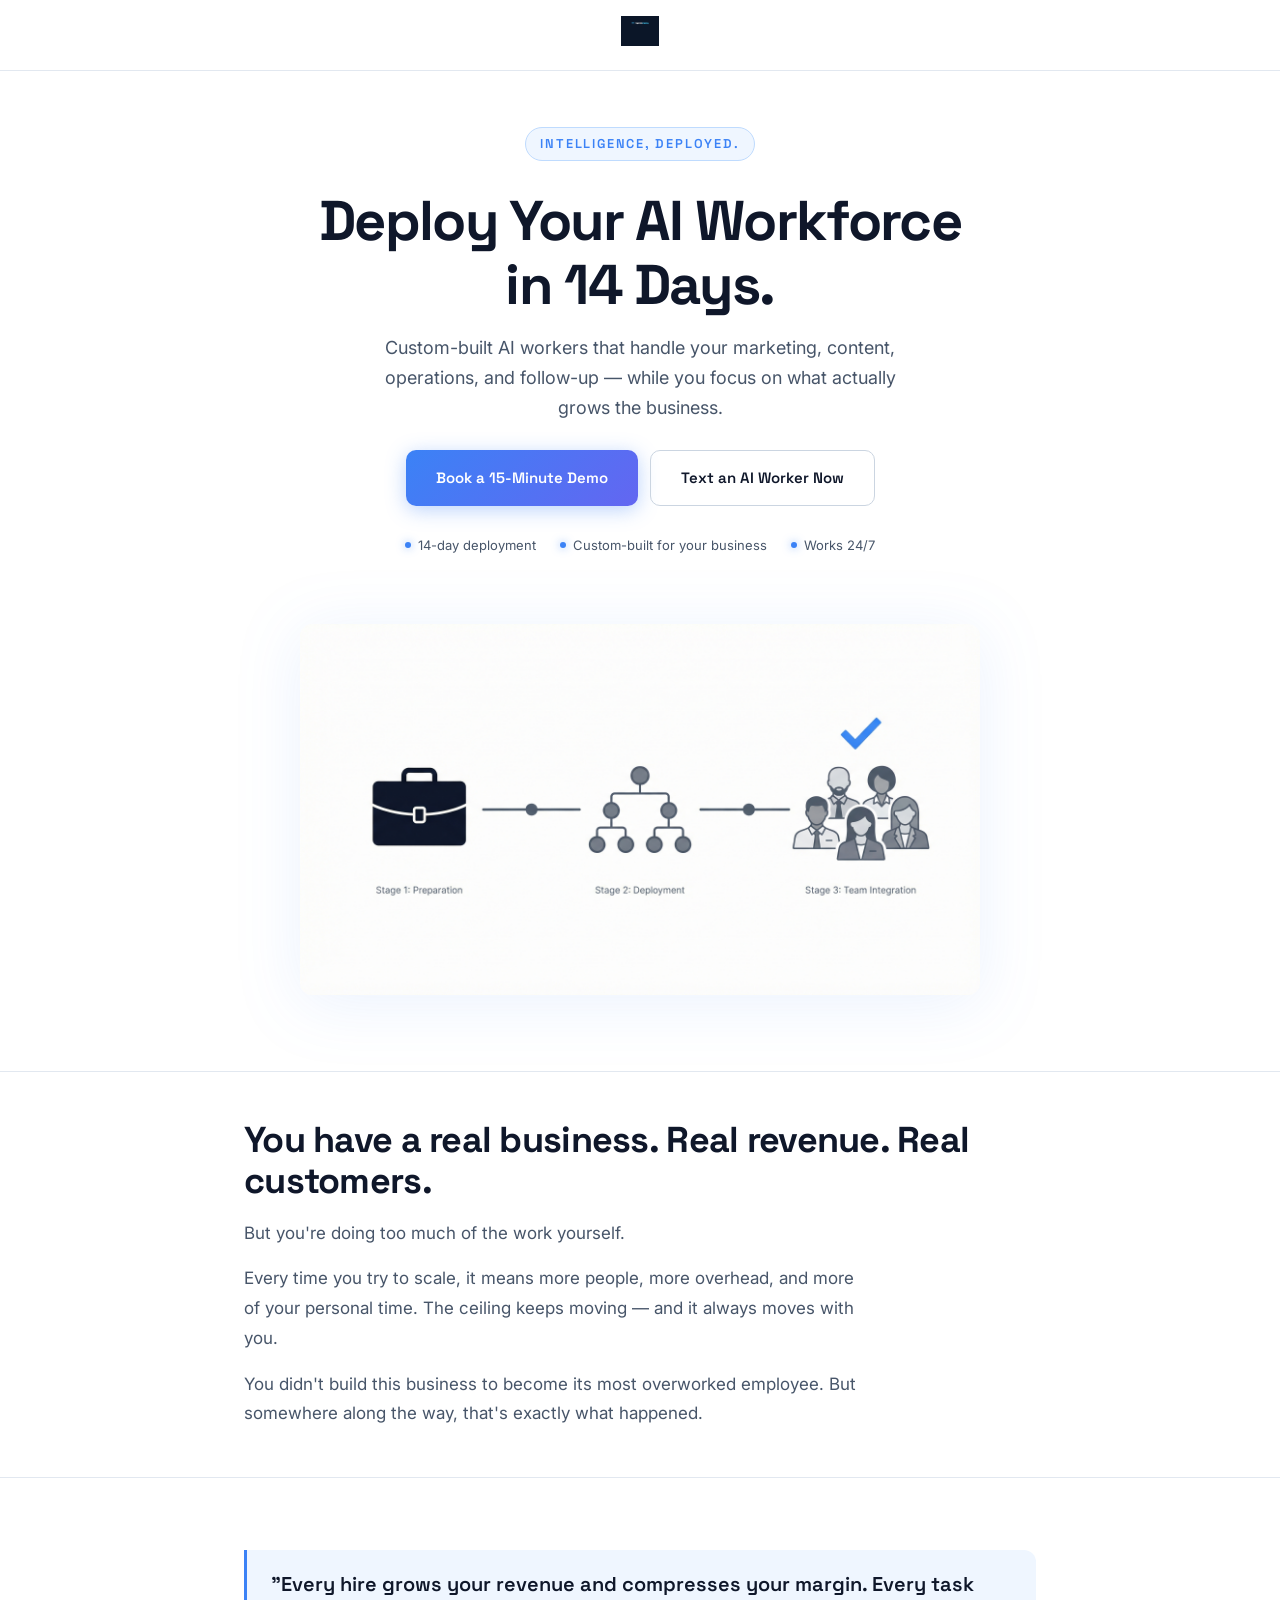
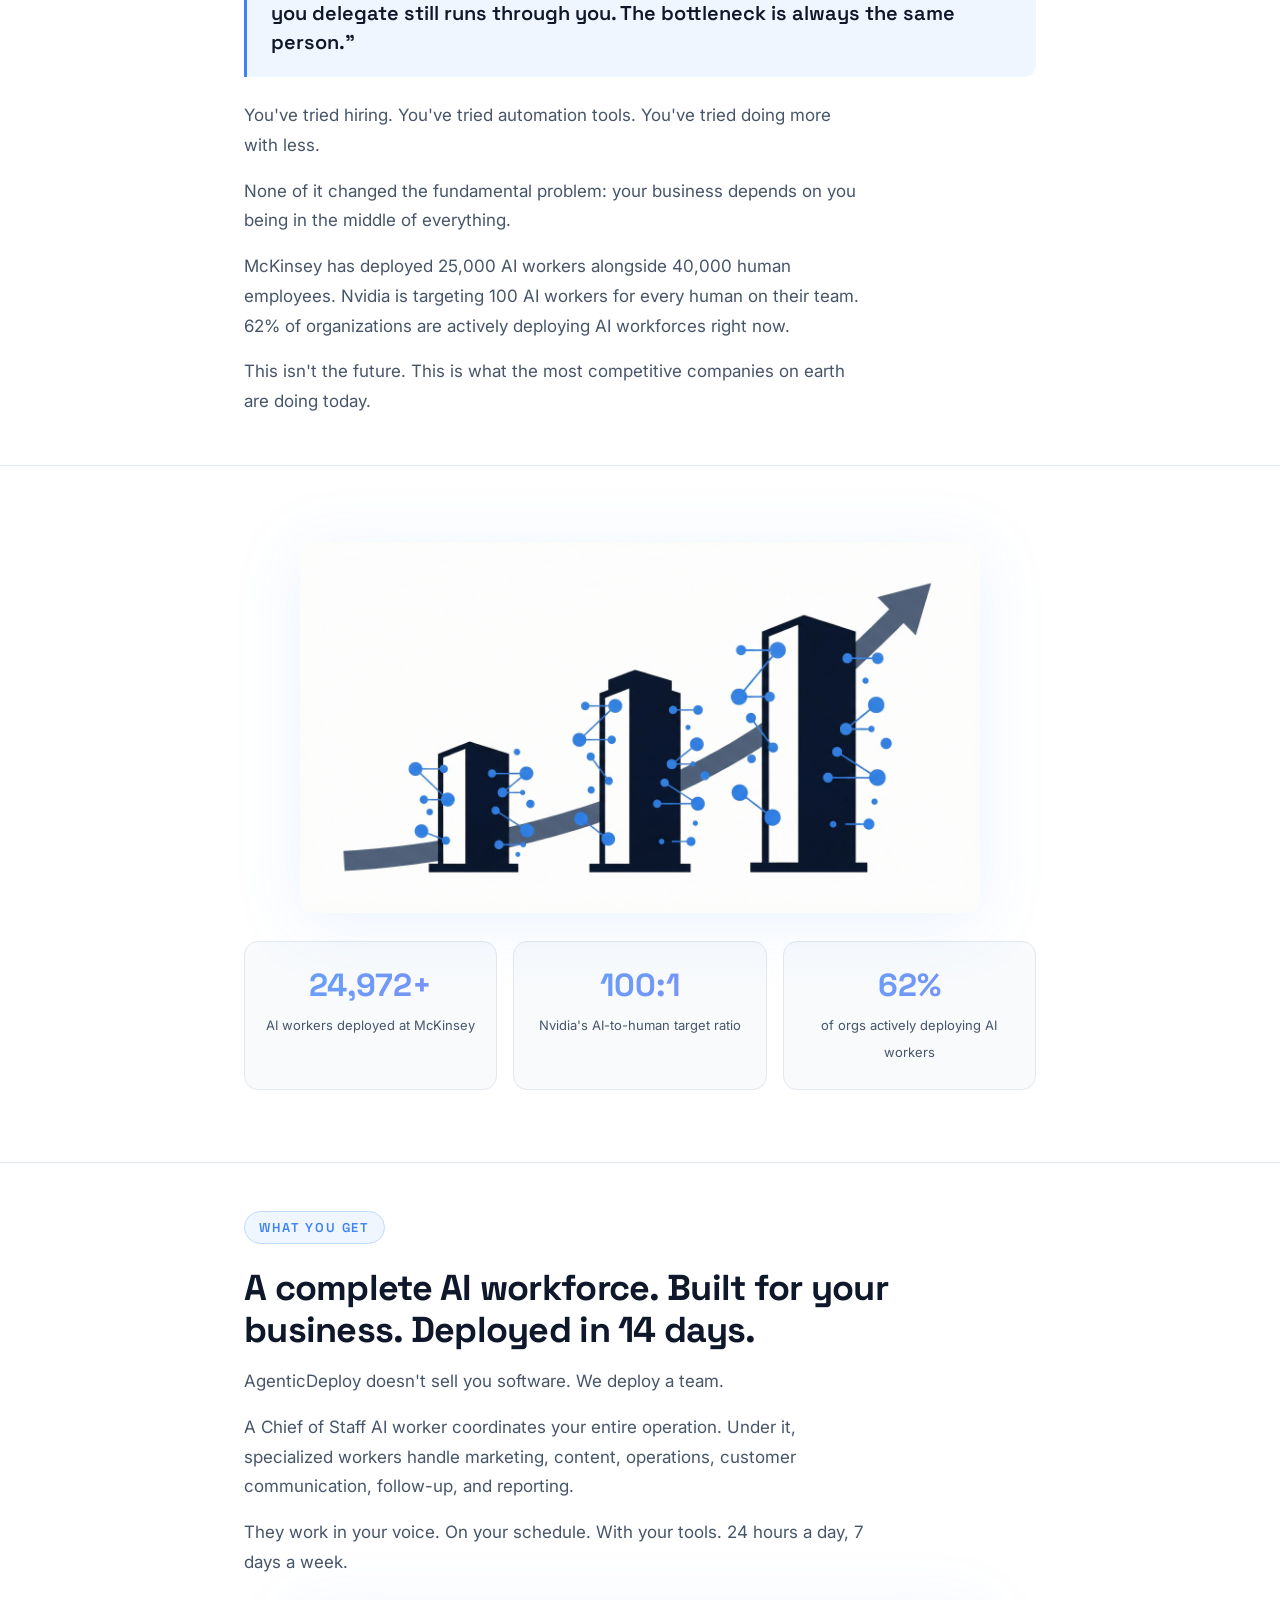
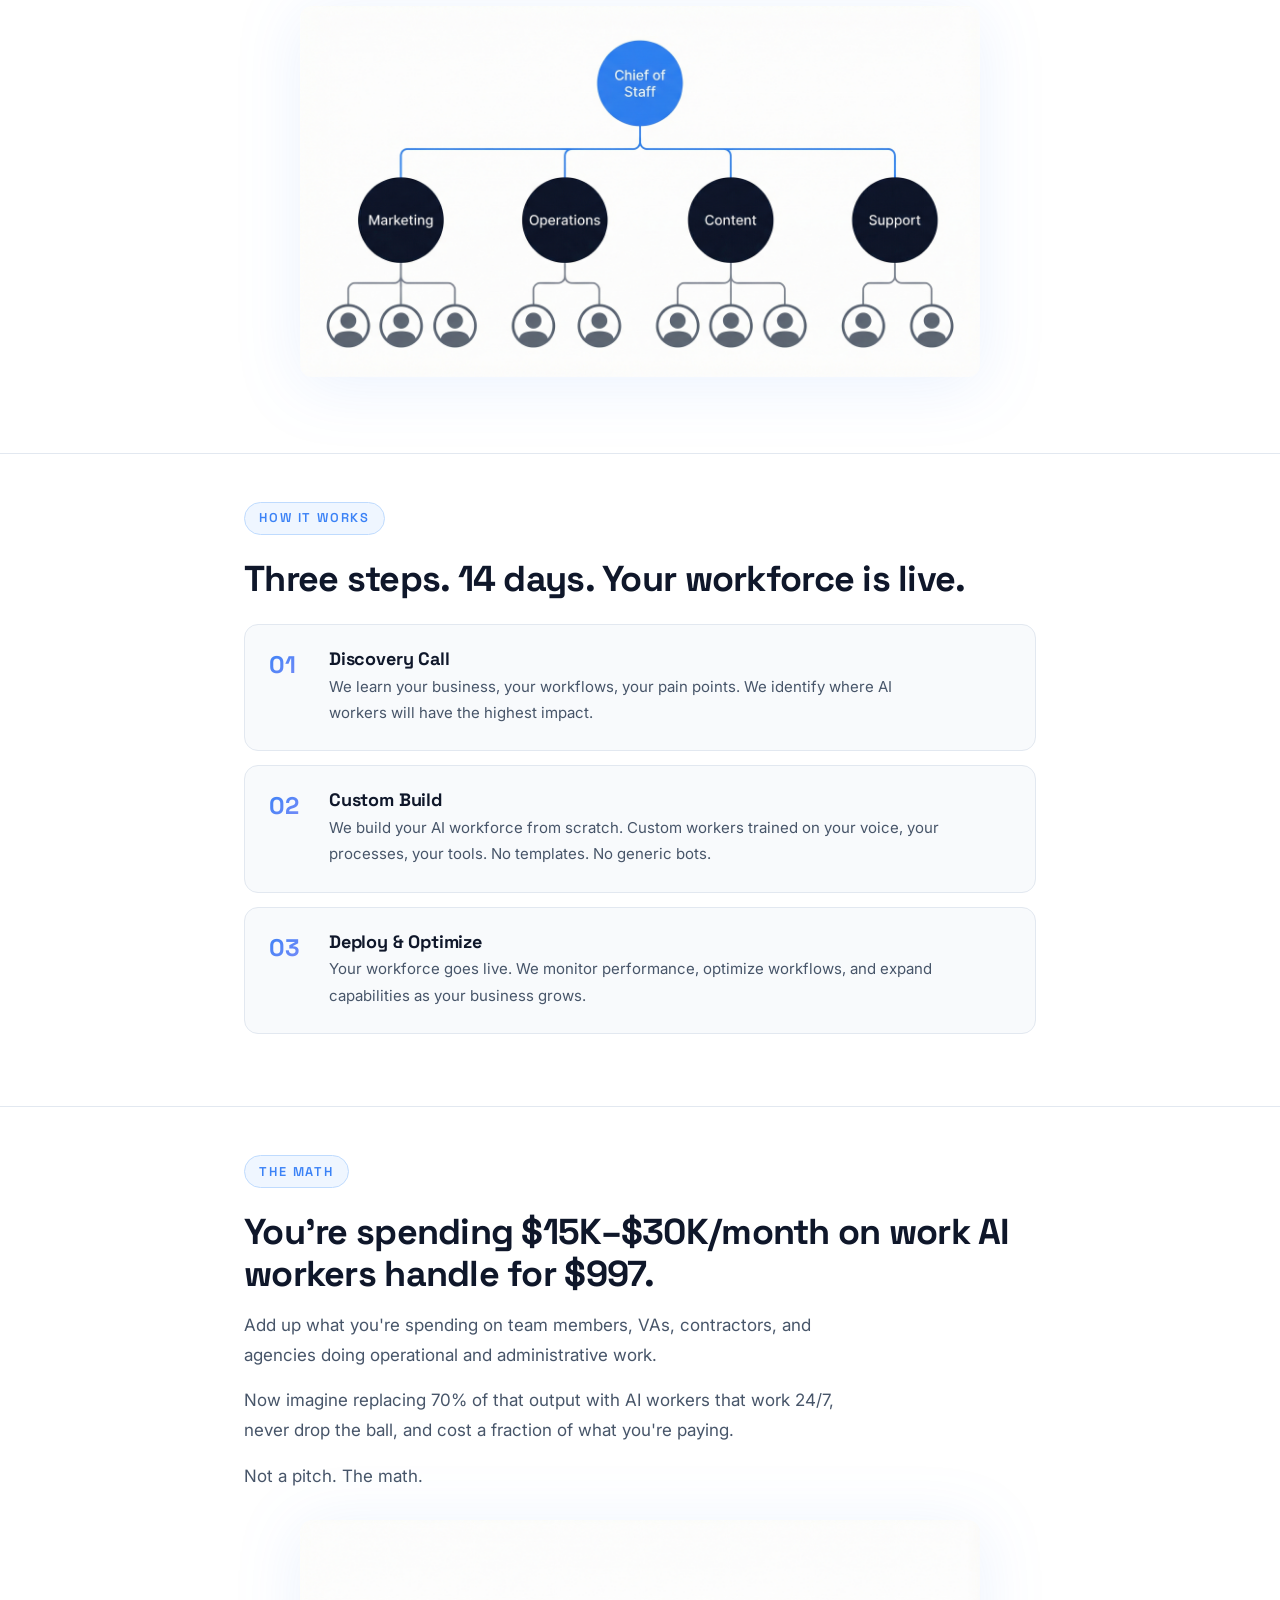
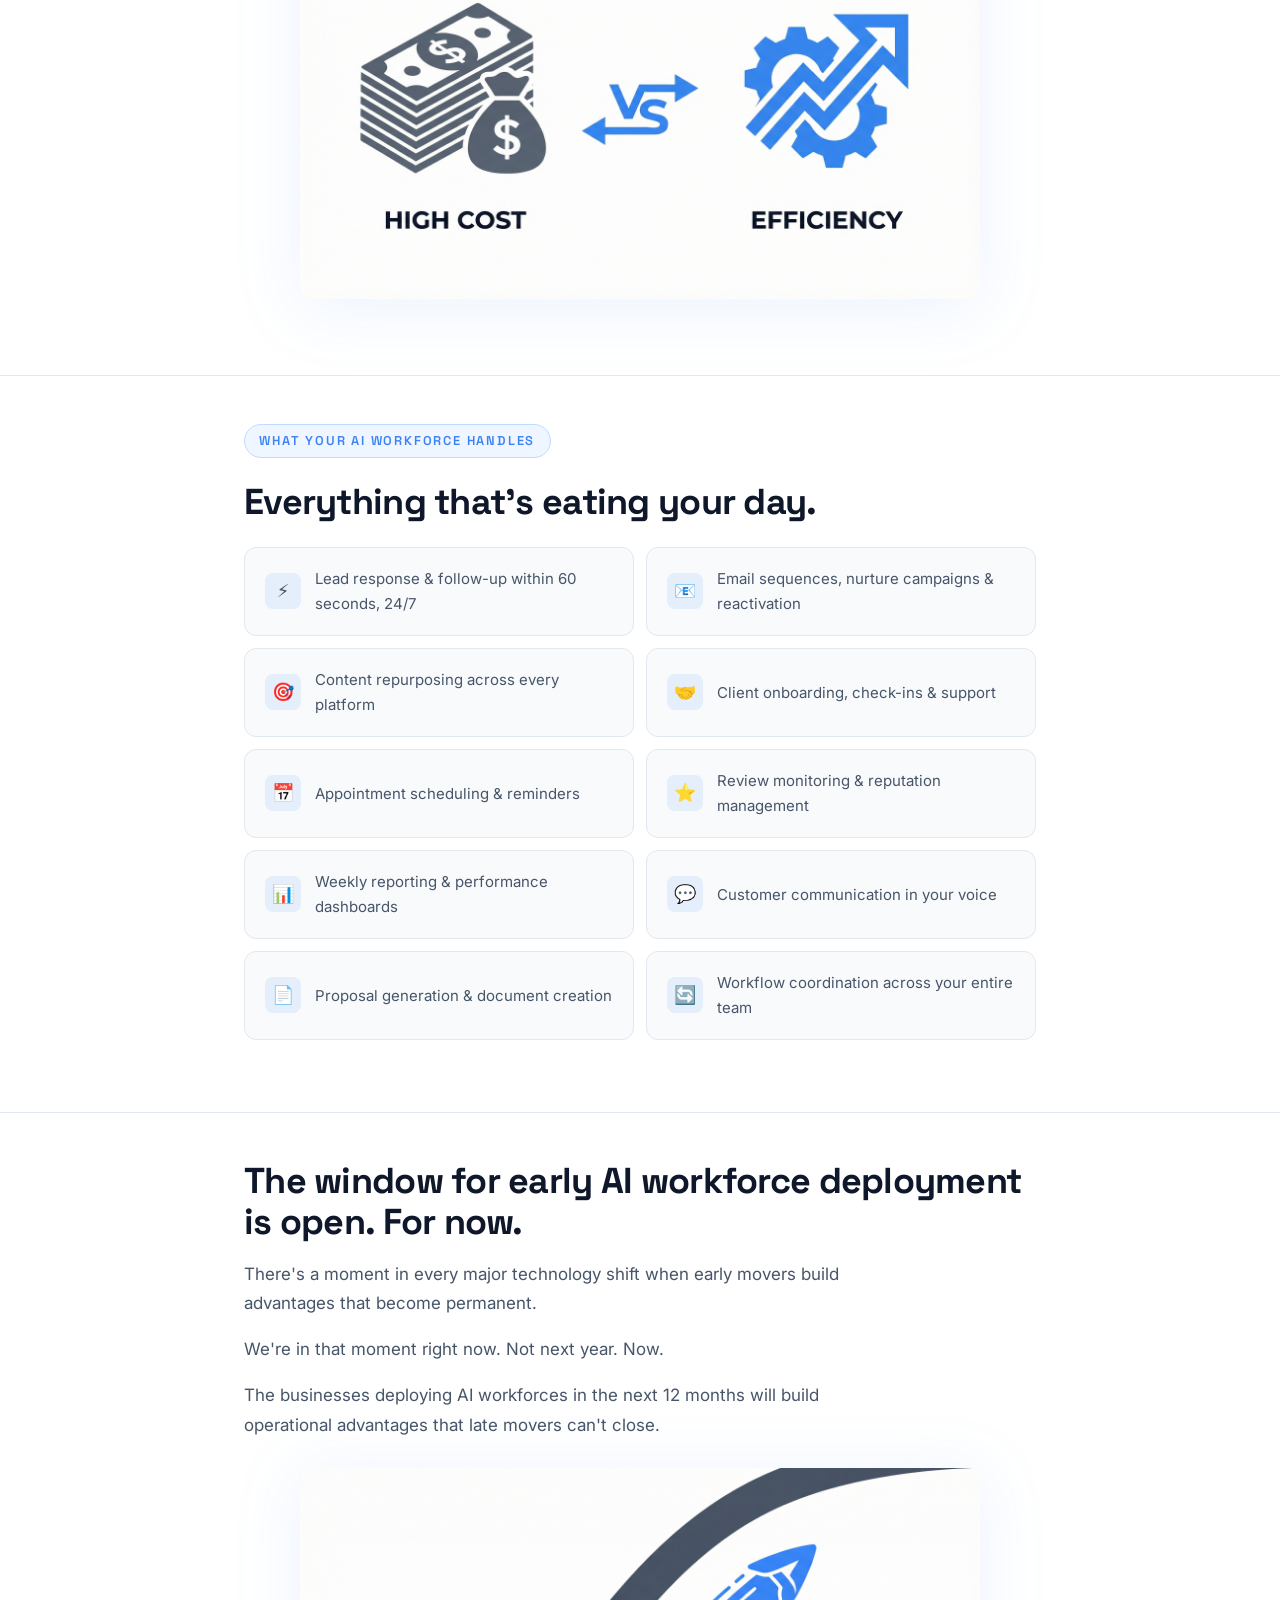
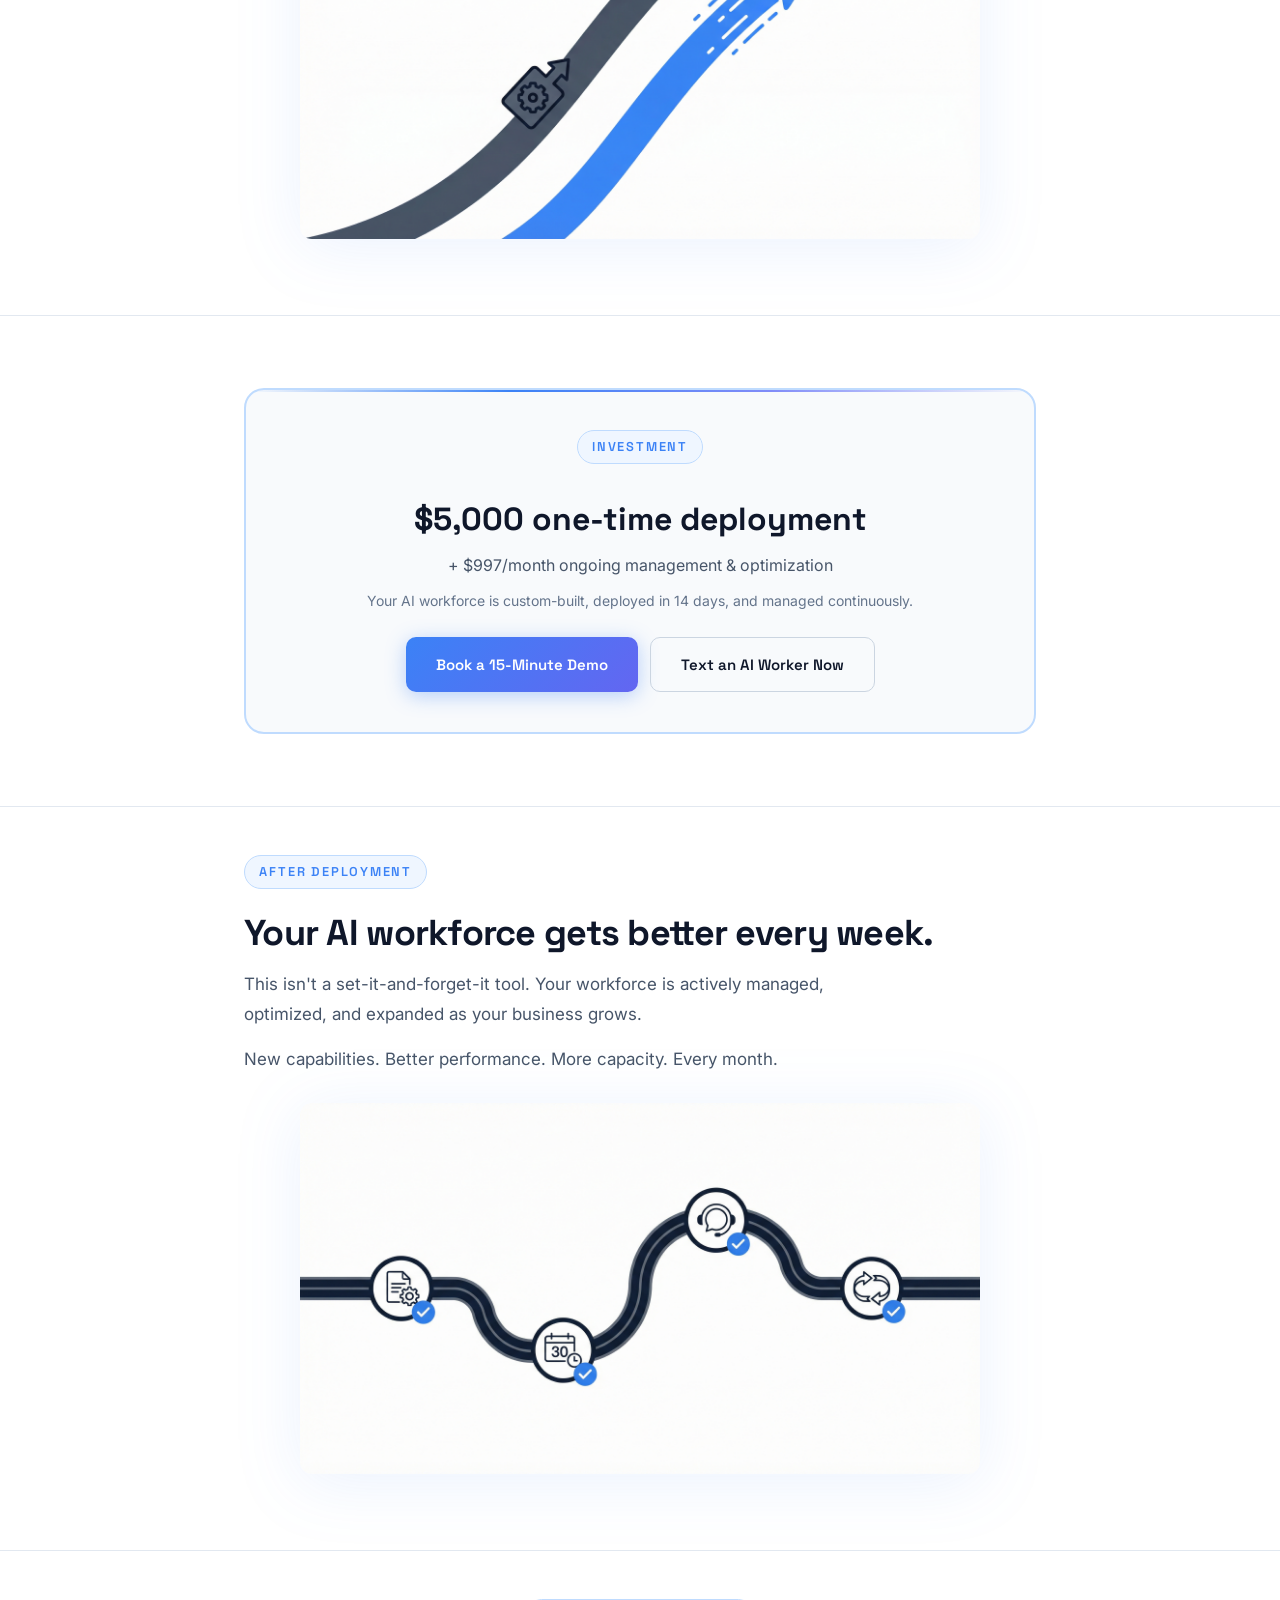
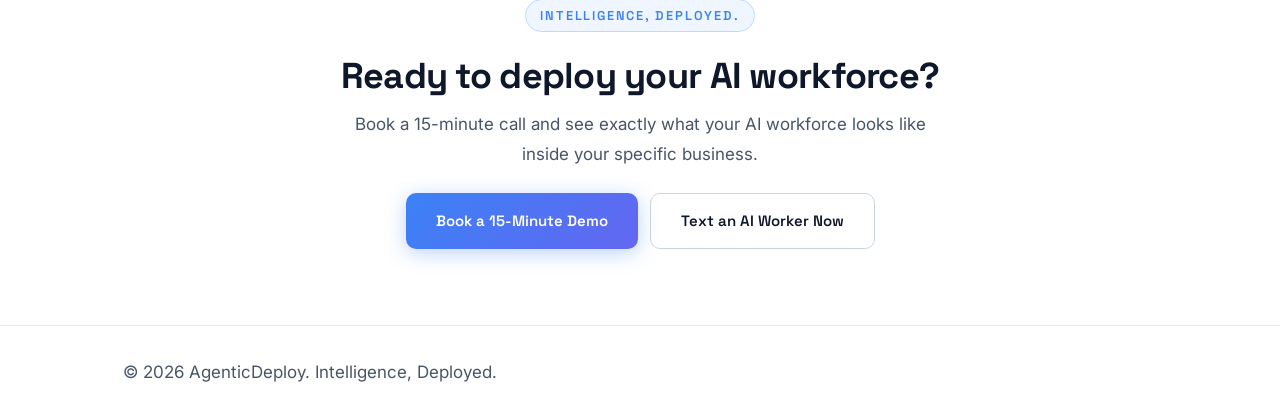
<file: index.html>
<!DOCTYPE html>
<html lang="en">
<head>
<meta charset="UTF-8">
<meta name="viewport" content="width=device-width, initial-scale=1.0">
<meta name="robots" content="noindex, nofollow">
<title>AgenticDeploy — Deploy Your AI Workforce in 14 Days</title>
<link rel="preconnect" href="https://fonts.googleapis.com">
<link rel="preconnect" href="https://fonts.gstatic.com" crossorigin>
<link href="https://fonts.googleapis.com/css2?family=Space+Grotesk:wght@400;500;600;700&family=Inter:wght@400;500;600&display=swap" rel="stylesheet">
<style>
/* ===== RESET ===== */
*, *::before, *::after { margin: 0; padding: 0; box-sizing: border-box; }
html { scroll-behavior: smooth; overflow-x: hidden; }
body {
  font-family: 'Inter', system-ui, sans-serif;
  background: #FFFFFF;
  color: #0F172A;
  line-height: 1.7;
  -webkit-font-smoothing: antialiased;
  overflow-x: hidden;
  max-width: 100vw;
}

/* ===== TYPOGRAPHY ===== */
h1, h2, h3, h4 {
  font-family: 'Space Grotesk', system-ui, sans-serif;
  font-weight: 700;
  color: #0F172A;
  line-height: 1.15;
}
h1 { font-size: clamp(2.25rem, 5vw, 3.5rem); letter-spacing: -0.03em; }
h2 { font-size: clamp(1.625rem, 3.5vw, 2.25rem); letter-spacing: -0.02em; }
h3 { font-size: 1.125rem; letter-spacing: -0.01em; }
p  { font-size: 1.0625rem; color: #475569; max-width: 620px; line-height: 1.75; }

/* ===== LAYOUT ===== */
.container { max-width: 840px; margin: 0 auto; padding: 0 1.5rem; }
.section    { padding: 3rem 0; }

/* ===== LOGO BAR ===== */
.logo-bar {
  position: sticky;
  top: 0;
  z-index: 100;
  background: rgba(255,255,255,0.9);
  backdrop-filter: blur(20px);
  -webkit-backdrop-filter: blur(20px);
  border-bottom: 1px solid #E2E8F0;
  padding: 1rem 0;
  text-align: center;
}
.logo-bar img { height: 30px; width: auto; }

/* ===== TAGLINE PILL ===== */
.tagline {
  font-family: 'Space Grotesk', sans-serif;
  font-size: 0.8rem;
  font-weight: 600;
  letter-spacing: 0.14em;
  text-transform: uppercase;
  color: #3B82F6;
  background: #EFF6FF;
  border: 1px solid #BFDBFE;
  border-radius: 100px;
  padding: 0.3rem 0.9rem;
  display: inline-block;
  margin-bottom: 1rem;
}

/* ===== HERO ===== */
.hero {
  padding: 3.5rem 0 2.5rem;
  text-align: center;
}
.hero h1 { margin: 0.75rem 0 1rem; }
.hero .sub {
  font-size: 1.125rem;
  color: #475569;
  max-width: 560px;
  margin: 0 auto 1.75rem;
  line-height: 1.65;
}

/* ===== BUTTONS ===== */
.btn-group {
  display: flex;
  flex-wrap: wrap;
  justify-content: center;
  gap: 0.75rem;
  margin-bottom: 1.75rem;
}
.btn {
  display: inline-flex;
  align-items: center;
  justify-content: center;
  padding: 0.875rem 1.875rem;
  font-family: 'Space Grotesk', sans-serif;
  font-size: 0.9375rem;
  font-weight: 600;
  border-radius: 10px;
  text-decoration: none;
  cursor: pointer;
  transition: all 0.2s ease;
  min-width: 200px;
  border: none;
}
.btn-primary {
  background: linear-gradient(135deg, #3B82F6, #6366F1);
  color: #fff;
  box-shadow: 0 4px 20px rgba(59,130,246,0.35);
}
.btn-primary:hover {
  box-shadow: 0 6px 30px rgba(59,130,246,0.55);
  transform: translateY(-2px);
}
.btn-secondary {
  background: transparent;
  color: #0F172A;
  border: 1px solid #CBD5E1;
}
.btn-secondary:hover {
  border-color: #3B82F6;
  color: #3B82F6;
  transform: translateY(-2px);
}

/* ===== PROOF STRIP ===== */
.proof-strip {
  display: flex;
  flex-wrap: wrap;
  justify-content: center;
  gap: 1.5rem;
}
.proof-item {
  font-size: 0.8125rem;
  color: #475569;
  display: flex;
  align-items: center;
  gap: 0.45rem;
}
.proof-dot {
  width: 6px; height: 6px;
  background: #3B82F6;
  border-radius: 50%;
  flex-shrink: 0;
  box-shadow: 0 0 8px rgba(59,130,246,0.6);
}

/* ===== VISUAL BLOCK ===== */
.visual-block { margin: 1.75rem auto; max-width: 680px; }
.visual-block img {
  width: 100%;
  display: block;
  border-radius: 12px;
  filter: drop-shadow(0 8px 32px rgba(59,130,246,0.1));
}

/* ===== COPY BLOCK ===== */
.copy-block p { margin-bottom: 1rem; }
.copy-block p:last-child { margin-bottom: 0; }

/* ===== PULL QUOTE ===== */
.pull-quote {
  font-family: 'Space Grotesk', sans-serif;
  font-size: 1.25rem;
  font-weight: 600;
  color: #0F172A;
  line-height: 1.45;
  border-left: 3px solid #3B82F6;
  padding: 1.25rem 1.5rem;
  background: #EFF6FF;
  border-radius: 0 12px 12px 0;
  margin: 1.5rem 0;
}

/* ===== STATS GRID ===== */
.stats-grid {
  display: grid;
  grid-template-columns: repeat(3, 1fr);
  gap: 1rem;
  margin: 1.5rem 0;
}
.stat-card {
  background: #F8FAFC;
  border: 1px solid #E2E8F0;
  border-radius: 14px;
  padding: 1.5rem 1rem;
  text-align: center;
  transition: border-color 0.3s;
}
.stat-card:hover { border-color: #BFDBFE; }
.stat-number {
  font-family: 'Space Grotesk', sans-serif;
  font-size: 2rem;
  font-weight: 700;
  background: linear-gradient(135deg, #60A5FA, #818CF8);
  -webkit-background-clip: text;
  -webkit-text-fill-color: transparent;
  background-clip: text;
  display: block;
  line-height: 1.2;
  margin-bottom: 0.4rem;
}
.stat-label { font-size: 0.8125rem; color: #475569; line-height: 1.4; }

/* ===== SECTION DIVIDER ===== */
.section-divider {
  height: 1px;
  background: #E2E8F0;
  margin: 0;
}

/* ===== HOW STEPS ===== */
.steps { margin: 1.5rem 0; display: flex; flex-direction: column; gap: 0.875rem; }
.step-card {
  display: flex;
  gap: 1.25rem;
  background: #F8FAFC;
  border: 1px solid #E2E8F0;
  border-radius: 14px;
  padding: 1.5rem;
  align-items: flex-start;
  transition: border-color 0.3s, background 0.3s;
}
.step-card:hover {
  border-color: #BFDBFE;
  background: #EFF6FF;
}
.step-num {
  font-family: 'Space Grotesk', sans-serif;
  font-size: 1.5rem;
  font-weight: 700;
  background: linear-gradient(135deg, #3B82F6, #818CF8);
  -webkit-background-clip: text;
  -webkit-text-fill-color: transparent;
  background-clip: text;
  flex-shrink: 0;
  width: 40px;
  line-height: 1.3;
}
.step-card h3 { color: #0F172A; margin-bottom: 0.25rem; }
.step-card p  { font-size: 0.9375rem; color: #475569; }

/* ===== FEATURE GRID ===== */
.feature-grid {
  display: grid;
  grid-template-columns: 1fr 1fr;
  gap: 0.75rem;
  margin: 1.5rem 0;
}
.feature-card {
  background: #F8FAFC;
  border: 1px solid #E2E8F0;
  border-radius: 12px;
  padding: 1.125rem 1.25rem;
  display: flex;
  align-items: center;
  gap: 0.875rem;
  font-size: 0.9375rem;
  color: #475569;
  transition: all 0.25s ease;
}
.feature-card:hover {
  border-color: #BFDBFE;
  color: #1E40AF;
  background: #EFF6FF;
}
.feat-icon {
  font-size: 1.125rem;
  width: 36px; height: 36px;
  background: rgba(59,130,246,0.1);
  border-radius: 8px;
  display: flex; align-items: center; justify-content: center;
  flex-shrink: 0;
}

/* ===== PRICING ===== */
.pricing-card {
  background: #F8FAFC;
  border: 2px solid #BFDBFE;
  border-radius: 20px;
  padding: 2.5rem 2rem;
  text-align: center;
  margin: 1.5rem 0;
  position: relative;
  overflow: hidden;
}
.pricing-card::before {
  content: '';
  position: absolute;
  top: 0; left: 0; right: 0;
  height: 2px;
  background: linear-gradient(90deg, transparent, #3B82F6, #818CF8, transparent);
}
.price-main { font-family: 'Space Grotesk', sans-serif; font-size: 2rem; font-weight: 700; color: #0F172A; margin-bottom: 0.35rem; }
.price-sub  { font-size: 1rem; color: #475569; }
.price-note { font-size: 0.875rem; color: #64748B; margin-top: 0.625rem; }

/* ===== FOOTER ===== */
footer {
  text-align: center;
  padding: 2rem 0;
  border-top: 1px solid #E2E8F0;
  color: #94A3B8;
  font-size: 0.8125rem;
}

/* ===== RESPONSIVE ===== */
@media (max-width: 640px) {
  .section { padding: 2rem 0; }
  .stats-grid { grid-template-columns: 1fr; }
  .feature-grid { grid-template-columns: 1fr; }
  .step-card { flex-direction: column; gap: 0.5rem; }
  .pull-quote { font-size: 1.0625rem; }
}

/* ===== SUBTLE ANIMATIONS (progressive enhancement) ===== */
@keyframes floatY {
  0%, 100% { transform: translateY(0); }
  50% { transform: translateY(-6px); }
}
.visual-block img { animation: floatY 7s ease-in-out infinite; }

@keyframes heroGlow {
  0%, 100% { opacity: 0.5; }
  50% { opacity: 0.85; }
}
.hero-glow {
  position: absolute;
  top: 0; left: 50%;
  transform: translateX(-50%);
  width: 600px; height: 400px;
  background: radial-gradient(ellipse, rgba(59,130,246,0.1) 0%, transparent 70%);
  pointer-events: none;
  animation: heroGlow 6s ease-in-out infinite;
}
</style>
</head>
<body>

<!-- LOGO BAR -->
<header class="logo-bar">
  <img src="images/agenticdeploy-logo-dark.png" alt="AgenticDeploy">
</header>

<!-- HERO -->
<section class="hero">
  <div class="container">
    <span class="tagline">Intelligence, Deployed.</span>
    <h1>Deploy Your AI Workforce<br>in 14 Days.</h1>
    <p class="sub">Custom-built AI workers that handle your marketing, content, operations, and follow-up — while you focus on what actually grows the business.</p>
    <div class="btn-group">
      <a href="#book" class="btn btn-primary">Book a 15-Minute Demo</a>
      <a href="#text" class="btn btn-secondary">Text an AI Worker Now</a>
    </div>
    <div class="proof-strip">
      <span class="proof-item"><span class="proof-dot"></span> 14-day deployment</span>
      <span class="proof-item"><span class="proof-dot"></span> Custom-built for your business</span>
      <span class="proof-item"><span class="proof-dot"></span> Works 24/7</span>
    </div>
  </div>
</section>

<!-- HERO VISUAL -->
<section class="section" style="padding-top:0;">
  <div class="container">
    <div class="visual-block">
      <img src="images/page-e/hero-deploy-timeline-v2.png" alt="AI Workforce deployment timeline">
    </div>
  </div>
</section>

<div class="section-divider"></div>

<!-- PROBLEM -->
<section class="section">
  <div class="container">
    <div class="copy-block">
      <h2>You have a real business. Real revenue. Real customers.</h2>
      <p style="margin-top:1rem;">But you're doing too much of the work yourself.</p>
      <p>Every time you try to scale, it means more people, more overhead, and more of your personal time. The ceiling keeps moving — and it always moves with you.</p>
      <p>You didn't build this business to become its most overworked employee. But somewhere along the way, that's exactly what happened.</p>
    </div>
  </div>
</section>

<div class="section-divider"></div>

<!-- AGITATE -->
<section class="section">
  <div class="container">
    <div class="pull-quote">"Every hire grows your revenue and compresses your margin. Every task you delegate still runs through you. The bottleneck is always the same person."</div>
    <div class="copy-block">
      <p>You've tried hiring. You've tried automation tools. You've tried doing more with less.</p>
      <p>None of it changed the fundamental problem: your business depends on you being in the middle of everything.</p>
      <p>McKinsey has deployed 25,000 AI workers alongside 40,000 human employees. Nvidia is targeting 100 AI workers for every human on their team. 62% of organizations are actively deploying AI workforces right now.</p>
      <p>This isn't the future. This is what the most competitive companies on earth are doing today.</p>
    </div>
  </div>
</section>

<div class="section-divider"></div>

<!-- STATS + VISUAL -->
<section class="section">
  <div class="container">
    <div class="visual-block">
      <img src="images/page-e/enterprise-adoption.png" alt="Enterprise AI workforce adoption">
    </div>
    <div class="stats-grid">
      <div class="stat-card">
        <span class="stat-number" data-count="25000" data-suffix="+">25,000+</span>
        <span class="stat-label">AI workers deployed at McKinsey</span>
      </div>
      <div class="stat-card">
        <span class="stat-number">100:1</span>
        <span class="stat-label">Nvidia's AI-to-human target ratio</span>
      </div>
      <div class="stat-card">
        <span class="stat-number">62%</span>
        <span class="stat-label">of orgs actively deploying AI workers</span>
      </div>
    </div>
  </div>
</section>

<div class="section-divider"></div>

<!-- MECHANISM -->
<section class="section">
  <div class="container">
    <span class="tagline">What You Get</span>
    <h2 style="margin-top:0.5rem; margin-bottom:1rem;">A complete AI workforce. Built for your business. Deployed in 14 days.</h2>
    <div class="copy-block">
      <p>AgenticDeploy doesn't sell you software. We deploy a team.</p>
      <p>A Chief of Staff AI worker coordinates your entire operation. Under it, specialized workers handle marketing, content, operations, customer communication, follow-up, and reporting.</p>
      <p>They work in your voice. On your schedule. With your tools. 24 hours a day, 7 days a week.</p>
    </div>
    <div class="visual-block">
      <img src="images/page-e/workforce-org-chart.png" alt="AI Workforce org chart">
    </div>
  </div>
</section>

<div class="section-divider"></div>

<!-- HOW IT WORKS -->
<section class="section">
  <div class="container">
    <span class="tagline">How It Works</span>
    <h2 style="margin-top:0.5rem; margin-bottom:1.25rem;">Three steps. 14 days. Your workforce is live.</h2>
    <div class="steps">
      <div class="step-card">
        <span class="step-num">01</span>
        <div>
          <h3>Discovery Call</h3>
          <p>We learn your business, your workflows, your pain points. We identify where AI workers will have the highest impact.</p>
        </div>
      </div>
      <div class="step-card">
        <span class="step-num">02</span>
        <div>
          <h3>Custom Build</h3>
          <p>We build your AI workforce from scratch. Custom workers trained on your voice, your processes, your tools. No templates. No generic bots.</p>
        </div>
      </div>
      <div class="step-card">
        <span class="step-num">03</span>
        <div>
          <h3>Deploy &amp; Optimize</h3>
          <p>Your workforce goes live. We monitor performance, optimize workflows, and expand capabilities as your business grows.</p>
        </div>
      </div>
    </div>
  </div>
</section>

<div class="section-divider"></div>

<!-- THE MATH -->
<section class="section">
  <div class="container">
    <span class="tagline">The Math</span>
    <h2 style="margin-top:0.5rem; margin-bottom:1rem;">You're spending $15K–$30K/month on work AI workers handle for $997.</h2>
    <div class="copy-block">
      <p>Add up what you're spending on team members, VAs, contractors, and agencies doing operational and administrative work.</p>
      <p>Now imagine replacing 70% of that output with AI workers that work 24/7, never drop the ball, and cost a fraction of what you're paying.</p>
      <p>Not a pitch. The math.</p>
    </div>
    <div class="visual-block">
      <img src="images/page-e/cost-comparison.png" alt="Traditional staffing vs AI workforce cost">
    </div>
  </div>
</section>

<div class="section-divider"></div>

<!-- FEATURES -->
<section class="section">
  <div class="container">
    <span class="tagline">What Your AI Workforce Handles</span>
    <h2 style="margin-top:0.5rem; margin-bottom:1.25rem;">Everything that's eating your day.</h2>
    <div class="feature-grid">
      <div class="feature-card"><span class="feat-icon">⚡</span> Lead response &amp; follow-up within 60 seconds, 24/7</div>
      <div class="feature-card"><span class="feat-icon">📧</span> Email sequences, nurture campaigns &amp; reactivation</div>
      <div class="feature-card"><span class="feat-icon">🎯</span> Content repurposing across every platform</div>
      <div class="feature-card"><span class="feat-icon">🤝</span> Client onboarding, check-ins &amp; support</div>
      <div class="feature-card"><span class="feat-icon">📅</span> Appointment scheduling &amp; reminders</div>
      <div class="feature-card"><span class="feat-icon">⭐</span> Review monitoring &amp; reputation management</div>
      <div class="feature-card"><span class="feat-icon">📊</span> Weekly reporting &amp; performance dashboards</div>
      <div class="feature-card"><span class="feat-icon">💬</span> Customer communication in your voice</div>
      <div class="feature-card"><span class="feat-icon">📄</span> Proposal generation &amp; document creation</div>
      <div class="feature-card"><span class="feat-icon">🔄</span> Workflow coordination across your entire team</div>
    </div>
  </div>
</section>

<div class="section-divider"></div>

<!-- COMPETITIVE ADVANTAGE -->
<section class="section">
  <div class="container">
    <div class="copy-block">
      <h2>The window for early AI workforce deployment is open. For now.</h2>
      <p style="margin-top:1rem;">There's a moment in every major technology shift when early movers build advantages that become permanent.</p>
      <p>We're in that moment right now. Not next year. Now.</p>
      <p>The businesses deploying AI workforces in the next 12 months will build operational advantages that late movers can't close.</p>
    </div>
    <div class="visual-block">
      <img src="images/page-d/competitive-advantage.png" alt="AI-powered businesses pulling ahead">
    </div>
  </div>
</section>

<div class="section-divider"></div>

<!-- PRICING -->
<section class="section">
  <div class="container">
    <div class="pricing-card">
      <span class="tagline">Investment</span>
      <div class="price-main" style="margin-top:0.75rem;">$5,000 one-time deployment</div>
      <div class="price-sub">+ $997/month ongoing management &amp; optimization</div>
      <div class="price-note">Your AI workforce is custom-built, deployed in 14 days, and managed continuously.</div>
      <div class="btn-group" style="margin-top:1.5rem; margin-bottom:0;">
        <a href="#book" class="btn btn-primary">Book a 15-Minute Demo</a>
        <a href="#text" class="btn btn-secondary">Text an AI Worker Now</a>
      </div>
    </div>
  </div>
</section>

<div class="section-divider"></div>

<!-- CLIENT JOURNEY -->
<section class="section">
  <div class="container">
    <span class="tagline">After Deployment</span>
    <h2 style="margin-top:0.5rem; margin-bottom:1rem;">Your AI workforce gets better every week.</h2>
    <div class="copy-block">
      <p>This isn't a set-it-and-forget-it tool. Your workforce is actively managed, optimized, and expanded as your business grows.</p>
      <p>New capabilities. Better performance. More capacity. Every month.</p>
    </div>
    <div class="visual-block">
      <img src="images/page-b/client-journey.png" alt="Ongoing optimization journey">
    </div>
  </div>
</section>

<div class="section-divider"></div>

<!-- FINAL CTA -->
<section class="section" style="text-align:center;">
  <div class="container">
    <span class="tagline">Intelligence, Deployed.</span>
    <h2 style="margin-top:0.5rem; margin-bottom:0.75rem;">Ready to deploy your AI workforce?</h2>
    <p style="margin: 0 auto 1.5rem; text-align:center;">Book a 15-minute call and see exactly what your AI workforce looks like inside your specific business.</p>
    <div class="btn-group">
      <a href="#book" class="btn btn-primary">Book a 15-Minute Demo</a>
      <a href="#text" class="btn btn-secondary">Text an AI Worker Now</a>
    </div>
  </div>
</section>

<footer>
  <p>&copy; 2026 AgenticDeploy. Intelligence, Deployed.</p>
</footer>

<script>
// Smooth counter animation
document.querySelectorAll('.stat-number[data-count]').forEach(el => {
  const target = parseInt(el.dataset.count);
  const suffix = el.dataset.suffix || '';
  let done = false;
  const obs = new IntersectionObserver(entries => {
    entries.forEach(e => {
      if (e.isIntersecting && !done) {
        done = true;
        const t0 = Date.now(), dur = 1400;
        const tick = () => {
          const p = Math.min((Date.now()-t0)/dur, 1);
          const v = 1-Math.pow(1-p,3);
          el.textContent = Math.round(target*v).toLocaleString() + suffix;
          if (p < 1) requestAnimationFrame(tick);
        };
        tick();
        obs.unobserve(el);
      }
    });
  }, {threshold:0.5});
  obs.observe(el);
});
</script>
</body>
</html>
</file>
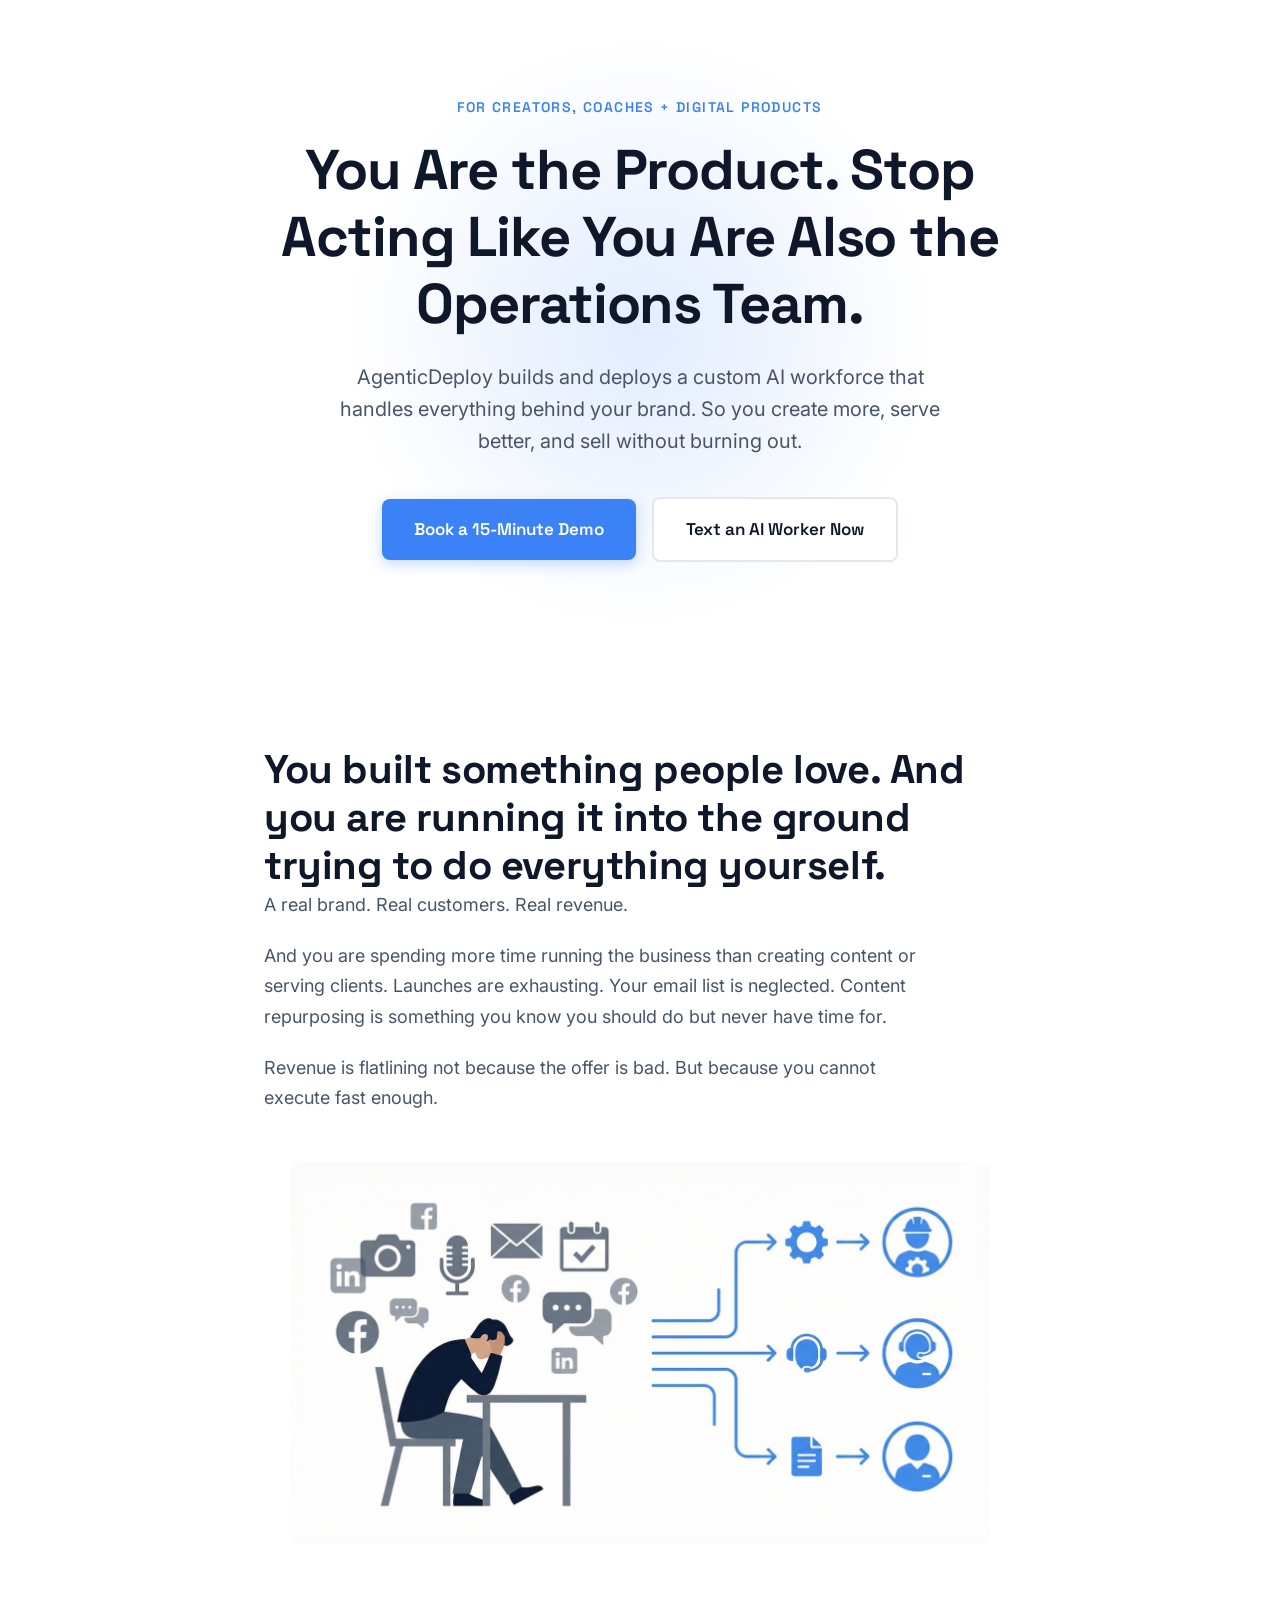
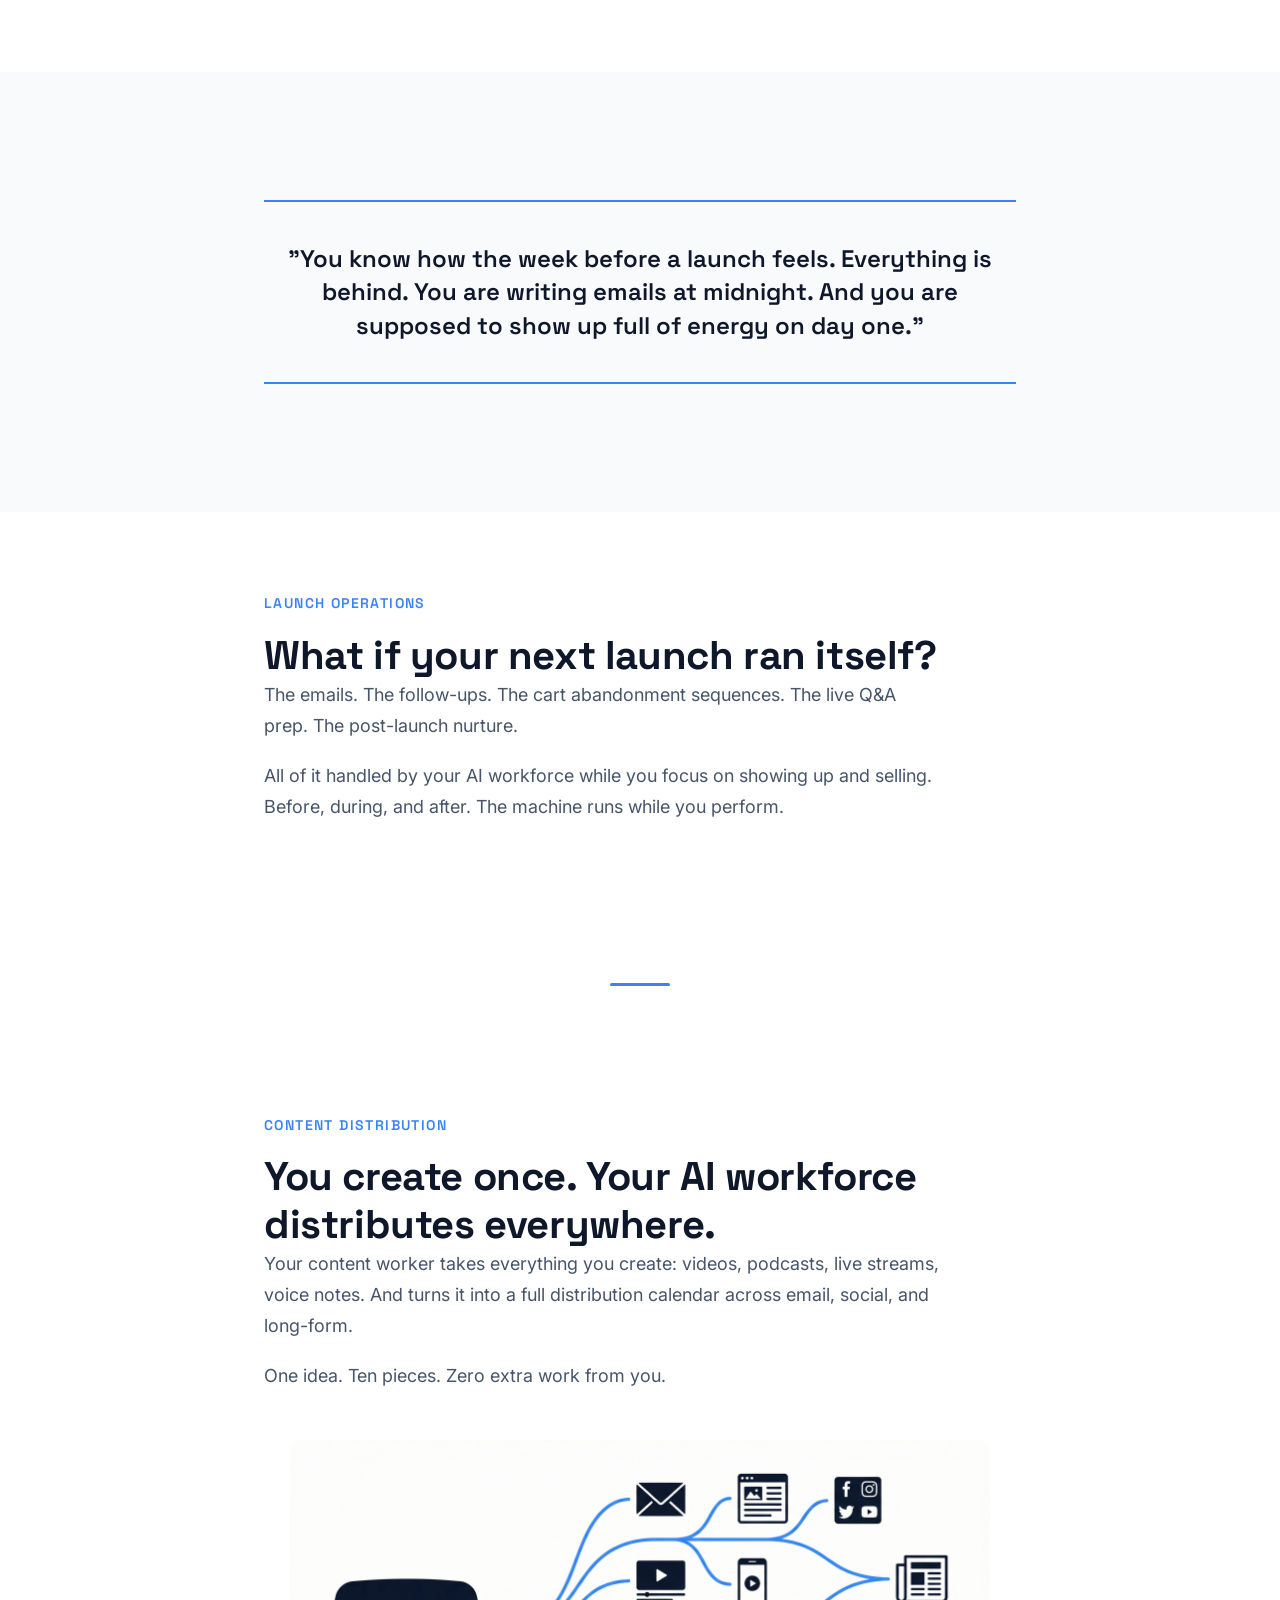
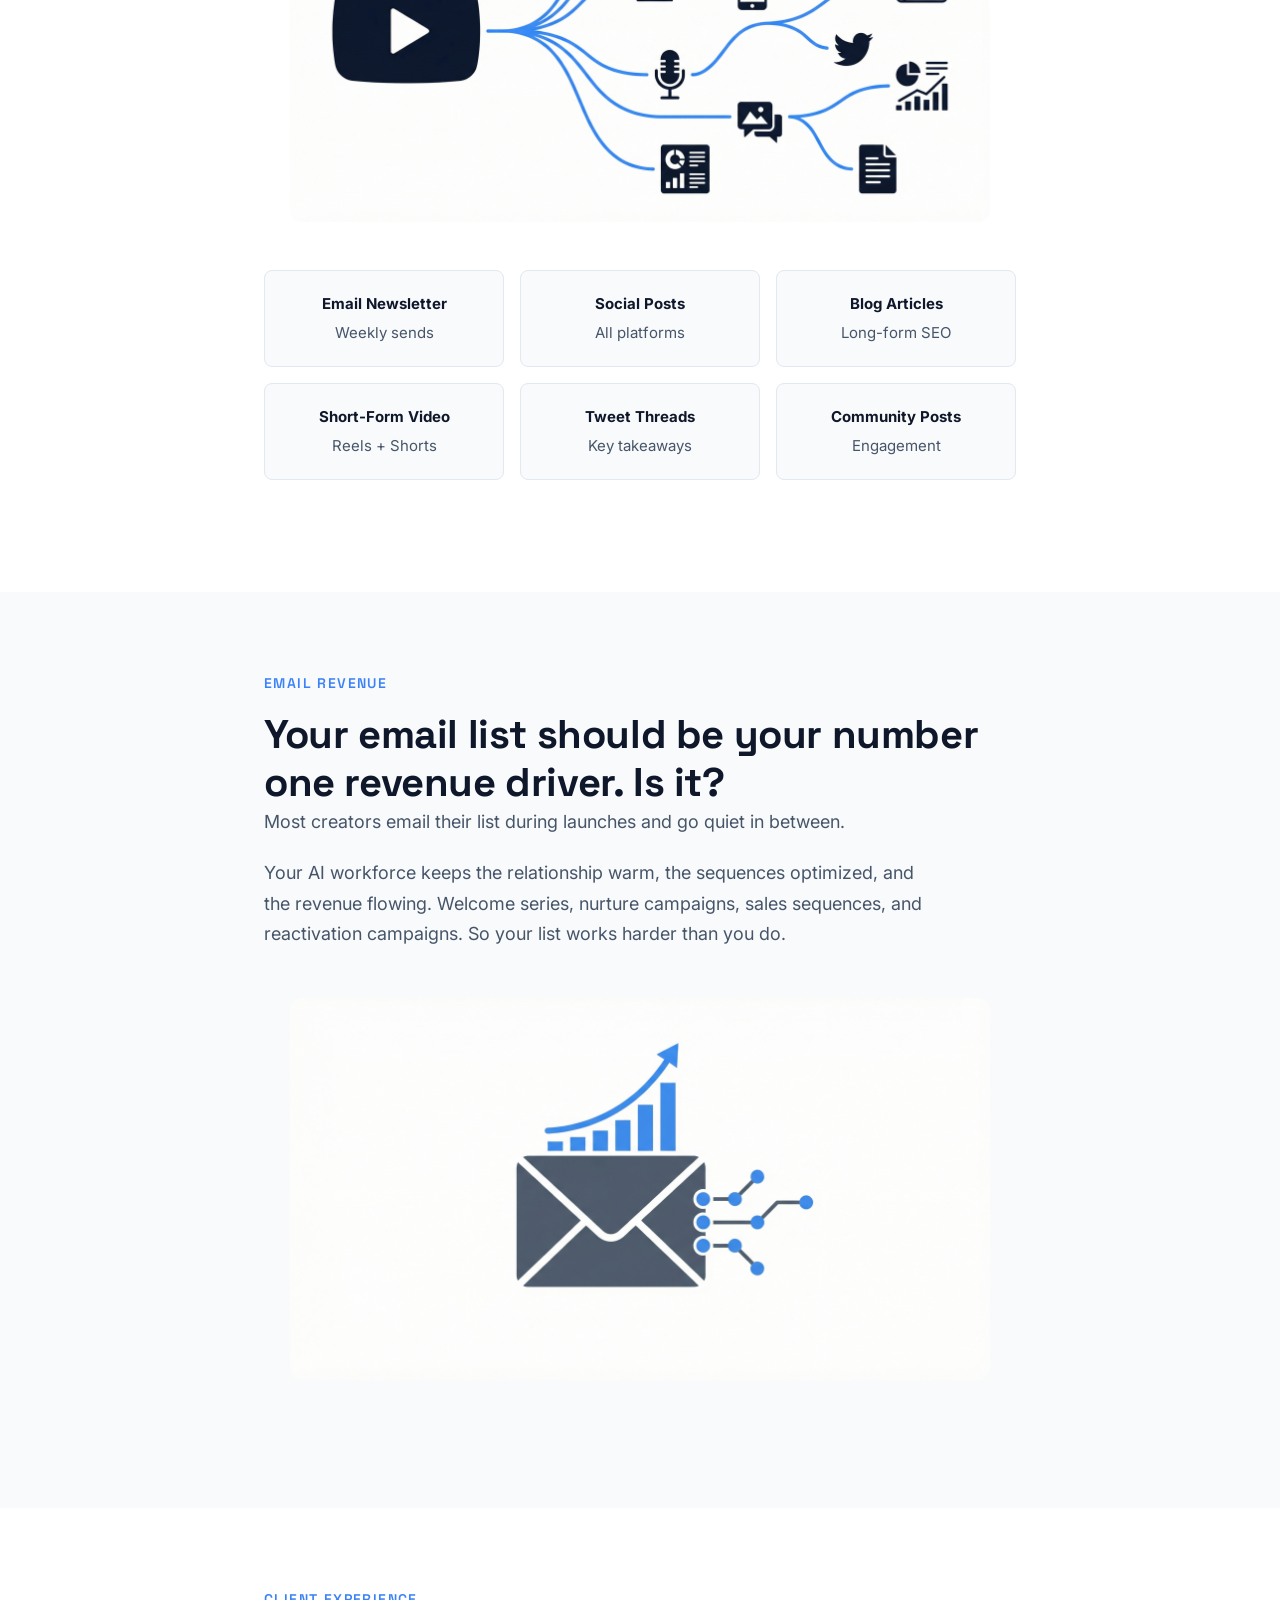
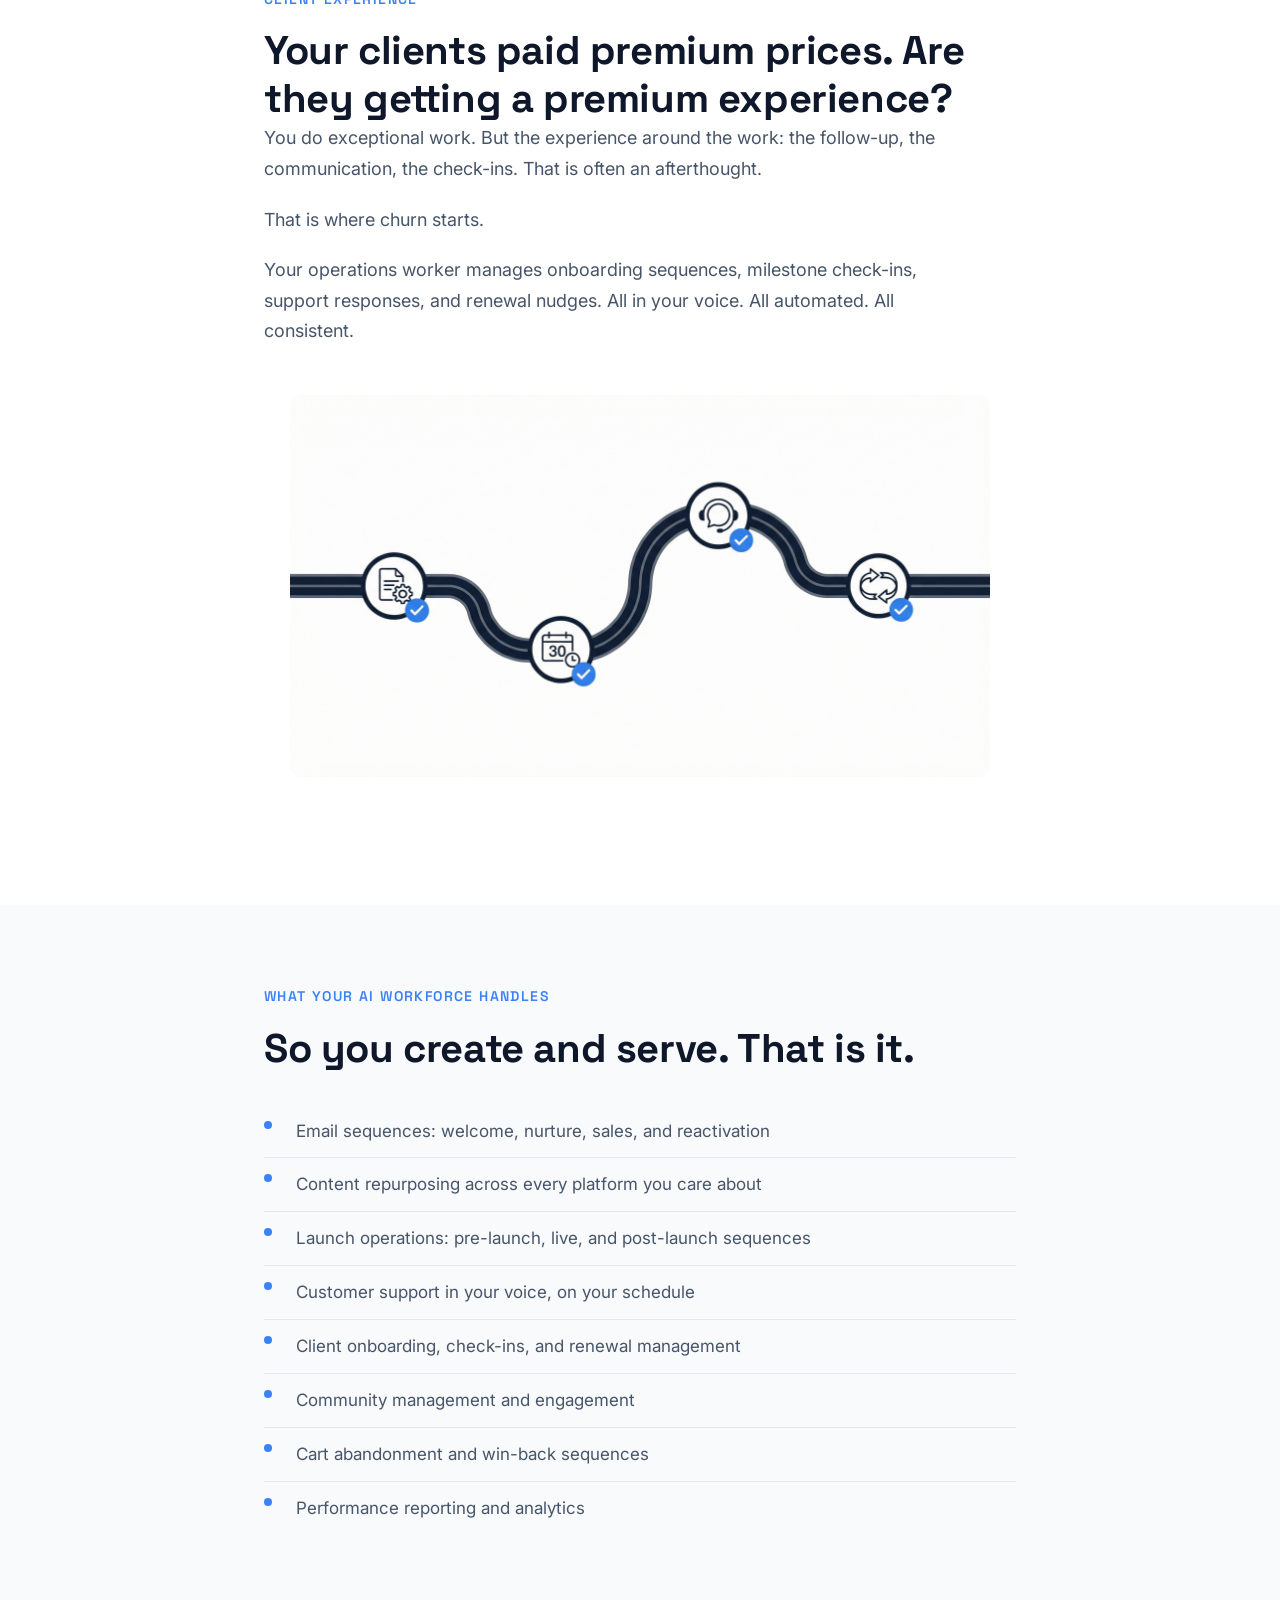
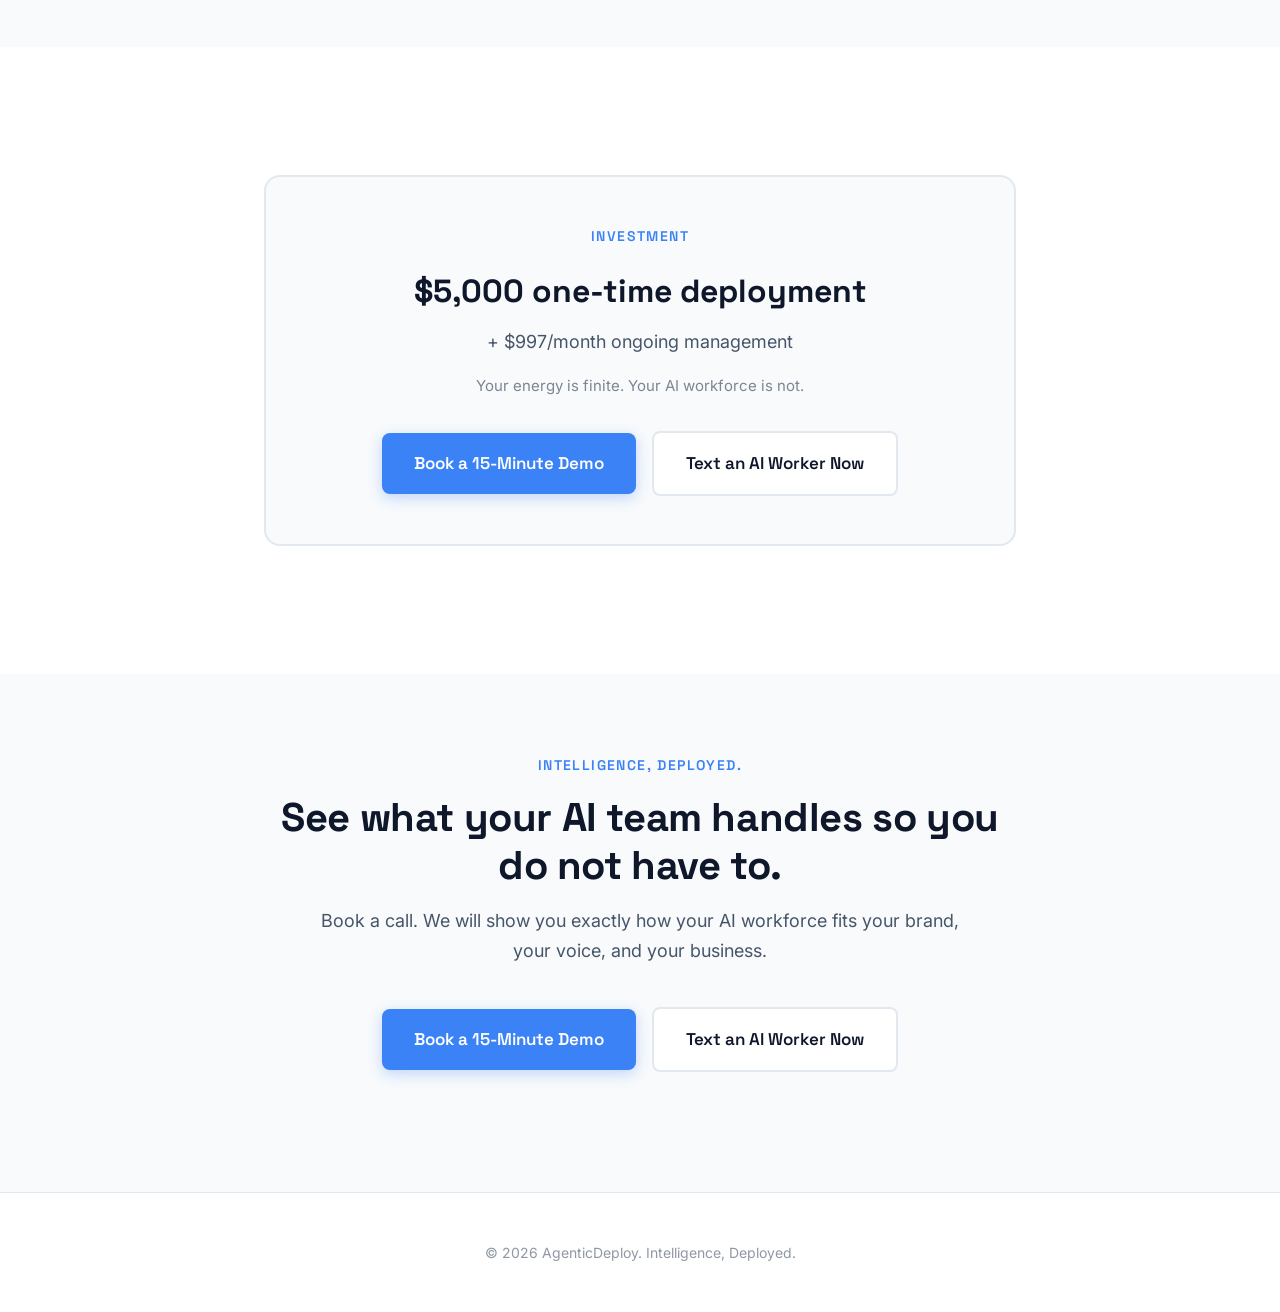
<file: page-b.html>
<!DOCTYPE html>
<html lang="en">
<head>
<meta charset="UTF-8">
<meta name="viewport" content="width=device-width, initial-scale=1.0">
<meta name="robots" content="noindex, nofollow">
<title>AgenticDeploy — AI Workforce for Creators and Coaches</title>
<link rel="stylesheet" href="css/shared.css">
<style>
  .hero-glow { position: relative; }
  .hero-glow::before {
    content: '';
    position: absolute;
    top: 50%;
    left: 50%;
    transform: translate(-50%, -50%);
    width: 600px;
    height: 600px;
    background: radial-gradient(circle, var(--accent-glow) 0%, transparent 70%);
    z-index: -1;
    animation: pulseGlow 4s ease-in-out infinite;
  }
  @keyframes pulseGlow {
    0%, 100% { opacity: 0.5; transform: translate(-50%, -50%) scale(1); }
    50% { opacity: 1; transform: translate(-50%, -50%) scale(1.1); }
  }
  .multiply-grid {
    display: grid;
    grid-template-columns: repeat(auto-fit, minmax(180px, 1fr));
    gap: 1rem;
    margin: 2rem 0;
  }
  .multiply-item {
    background: var(--bg-subtle);
    border: 1px solid var(--border);
    border-radius: 8px;
    padding: 1.25rem;
    text-align: center;
    font-size: 0.9375rem;
    color: var(--secondary);
    transition: border-color 0.2s;
  }
  .multiply-item:hover { border-color: var(--accent); }
  .multiply-item strong { display: block; color: var(--near-black); margin-bottom: 0.25rem; }
</style>
</head>
<body>

<!-- HERO -->
<section class="hero hero-glow">
  <div class="container">
    <span class="tagline fade-in">For Creators, Coaches + Digital Products</span>
    <h1 class="fade-in fade-in-delay">You Are the Product. Stop Acting Like You Are Also the Operations Team.</h1>
    <p class="subheadline fade-in fade-in-delay-2">AgenticDeploy builds and deploys a custom AI workforce that handles everything behind your brand. So you create more, serve better, and sell without burning out.</p>
    <div class="cta-group fade-in fade-in-delay-2">
      <a href="#book" class="btn btn-primary">Book a 15-Minute Demo</a>
      <a href="#text" class="btn btn-secondary">Text an AI Worker Now</a>
    </div>
  </div>
</section>

<!-- PROBLEM -->
<section class="section">
  <div class="container">
    <div class="copy-block fade-in">
      <h2>You built something people love. And you are running it into the ground trying to do everything yourself.</h2>
      <p>A real brand. Real customers. Real revenue.</p>
      <p>And you are spending more time running the business than creating content or serving clients. Launches are exhausting. Your email list is neglected. Content repurposing is something you know you should do but never have time for.</p>
      <p>Revenue is flatlining not because the offer is bad. But because you cannot execute fast enough.</p>
    </div>
    <div class="visual-block fade-in">
      <img src="images/page-b/creator-overwhelm.png" alt="Creator overwhelmed by operational tasks while AI workers lift the burden">
    </div>
  </div>
</section>

<!-- PULL QUOTE -->
<section class="section section-alt">
  <div class="container">
    <div class="pull-quote fade-in">"You know how the week before a launch feels. Everything is behind. You are writing emails at midnight. And you are supposed to show up full of energy on day one."</div>
  </div>
</section>

<!-- LAUNCH -->
<section class="section">
  <div class="container">
    <div class="copy-block fade-in">
      <span class="tagline">Launch Operations</span>
      <h2>What if your next launch ran itself?</h2>
      <p>The emails. The follow-ups. The cart abandonment sequences. The live Q&A prep. The post-launch nurture.</p>
      <p>All of it handled by your AI workforce while you focus on showing up and selling. Before, during, and after. The machine runs while you perform.</p>
    </div>
  </div>
</section>

<div class="container"><div class="divider"></div></div>

<!-- CONTENT MULTIPLICATION -->
<section class="section">
  <div class="container">
    <div class="copy-block fade-in">
      <span class="tagline">Content Distribution</span>
      <h2>You create once. Your AI workforce distributes everywhere.</h2>
      <p>Your content worker takes everything you create: videos, podcasts, live streams, voice notes. And turns it into a full distribution calendar across email, social, and long-form.</p>
      <p>One idea. Ten pieces. Zero extra work from you.</p>
    </div>
    <div class="visual-block fade-in">
      <img src="images/page-b/content-multiplication.png" alt="One content piece multiplied across 10+ channels automatically">
    </div>
    <div class="multiply-grid fade-in">
      <div class="multiply-item"><strong>Email Newsletter</strong>Weekly sends</div>
      <div class="multiply-item"><strong>Social Posts</strong>All platforms</div>
      <div class="multiply-item"><strong>Blog Articles</strong>Long-form SEO</div>
      <div class="multiply-item"><strong>Short-Form Video</strong>Reels + Shorts</div>
      <div class="multiply-item"><strong>Tweet Threads</strong>Key takeaways</div>
      <div class="multiply-item"><strong>Community Posts</strong>Engagement</div>
    </div>
  </div>
</section>

<!-- EMAIL -->
<section class="section section-alt">
  <div class="container">
    <div class="copy-block fade-in">
      <span class="tagline">Email Revenue</span>
      <h2>Your email list should be your number one revenue driver. Is it?</h2>
      <p>Most creators email their list during launches and go quiet in between.</p>
      <p>Your AI workforce keeps the relationship warm, the sequences optimized, and the revenue flowing. Welcome series, nurture campaigns, sales sequences, and reactivation campaigns. So your list works harder than you do.</p>
    </div>
    <div class="visual-block fade-in">
      <img src="images/page-b/email-revenue.png" alt="Email automation driving continuous revenue">
    </div>
  </div>
</section>

<!-- CLIENT EXPERIENCE -->
<section class="section">
  <div class="container">
    <div class="copy-block fade-in">
      <span class="tagline">Client Experience</span>
      <h2>Your clients paid premium prices. Are they getting a premium experience?</h2>
      <p>You do exceptional work. But the experience around the work: the follow-up, the communication, the check-ins. That is often an afterthought.</p>
      <p>That is where churn starts.</p>
      <p>Your operations worker manages onboarding sequences, milestone check-ins, support responses, and renewal nudges. All in your voice. All automated. All consistent.</p>
    </div>
    <div class="visual-block fade-in">
      <img src="images/page-b/client-journey.png" alt="Automated client experience journey from onboarding to renewal">
    </div>
  </div>
</section>

<!-- FEATURES -->
<section class="section section-alt">
  <div class="container">
    <span class="tagline fade-in">What Your AI Workforce Handles</span>
    <h2 class="fade-in" style="margin-bottom: 2rem;">So you create and serve. That is it.</h2>
    <ul class="feature-list fade-in">
      <li>Email sequences: welcome, nurture, sales, and reactivation</li>
      <li>Content repurposing across every platform you care about</li>
      <li>Launch operations: pre-launch, live, and post-launch sequences</li>
      <li>Customer support in your voice, on your schedule</li>
      <li>Client onboarding, check-ins, and renewal management</li>
      <li>Community management and engagement</li>
      <li>Cart abandonment and win-back sequences</li>
      <li>Performance reporting and analytics</li>
    </ul>
  </div>
</section>

<!-- PRICING -->
<section class="section">
  <div class="container">
    <div class="pricing-block fade-in">
      <span class="tagline">Investment</span>
      <div class="price-main">$5,000 one-time deployment</div>
      <div class="price-sub">+ $997/month ongoing management</div>
      <div class="price-note" style="margin-top: 1rem;">Your energy is finite. Your AI workforce is not.</div>
      <div class="cta-group" style="margin-top: 2rem; margin-bottom: 0;">
        <a href="#book" class="btn btn-primary">Book a 15-Minute Demo</a>
        <a href="#text" class="btn btn-secondary">Text an AI Worker Now</a>
      </div>
    </div>
  </div>
</section>

<!-- FINAL CTA -->
<section class="section section-alt">
  <div class="container" style="text-align: center;">
    <span class="tagline fade-in">Intelligence, Deployed.</span>
    <h2 class="fade-in" style="margin-bottom: 1rem;">See what your AI team handles so you do not have to.</h2>
    <p class="fade-in" style="margin: 0 auto 2rem; text-align: center;">Book a call. We will show you exactly how your AI workforce fits your brand, your voice, and your business.</p>
    <div class="cta-group fade-in">
      <a href="#book" class="btn btn-primary">Book a 15-Minute Demo</a>
      <a href="#text" class="btn btn-secondary">Text an AI Worker Now</a>
    </div>
  </div>
</section>

<footer class="footer">
  <p>&copy; 2026 AgenticDeploy. Intelligence, Deployed.</p>
</footer>

<script src="js/animations.js"></script>
</body>
</html>
</file>
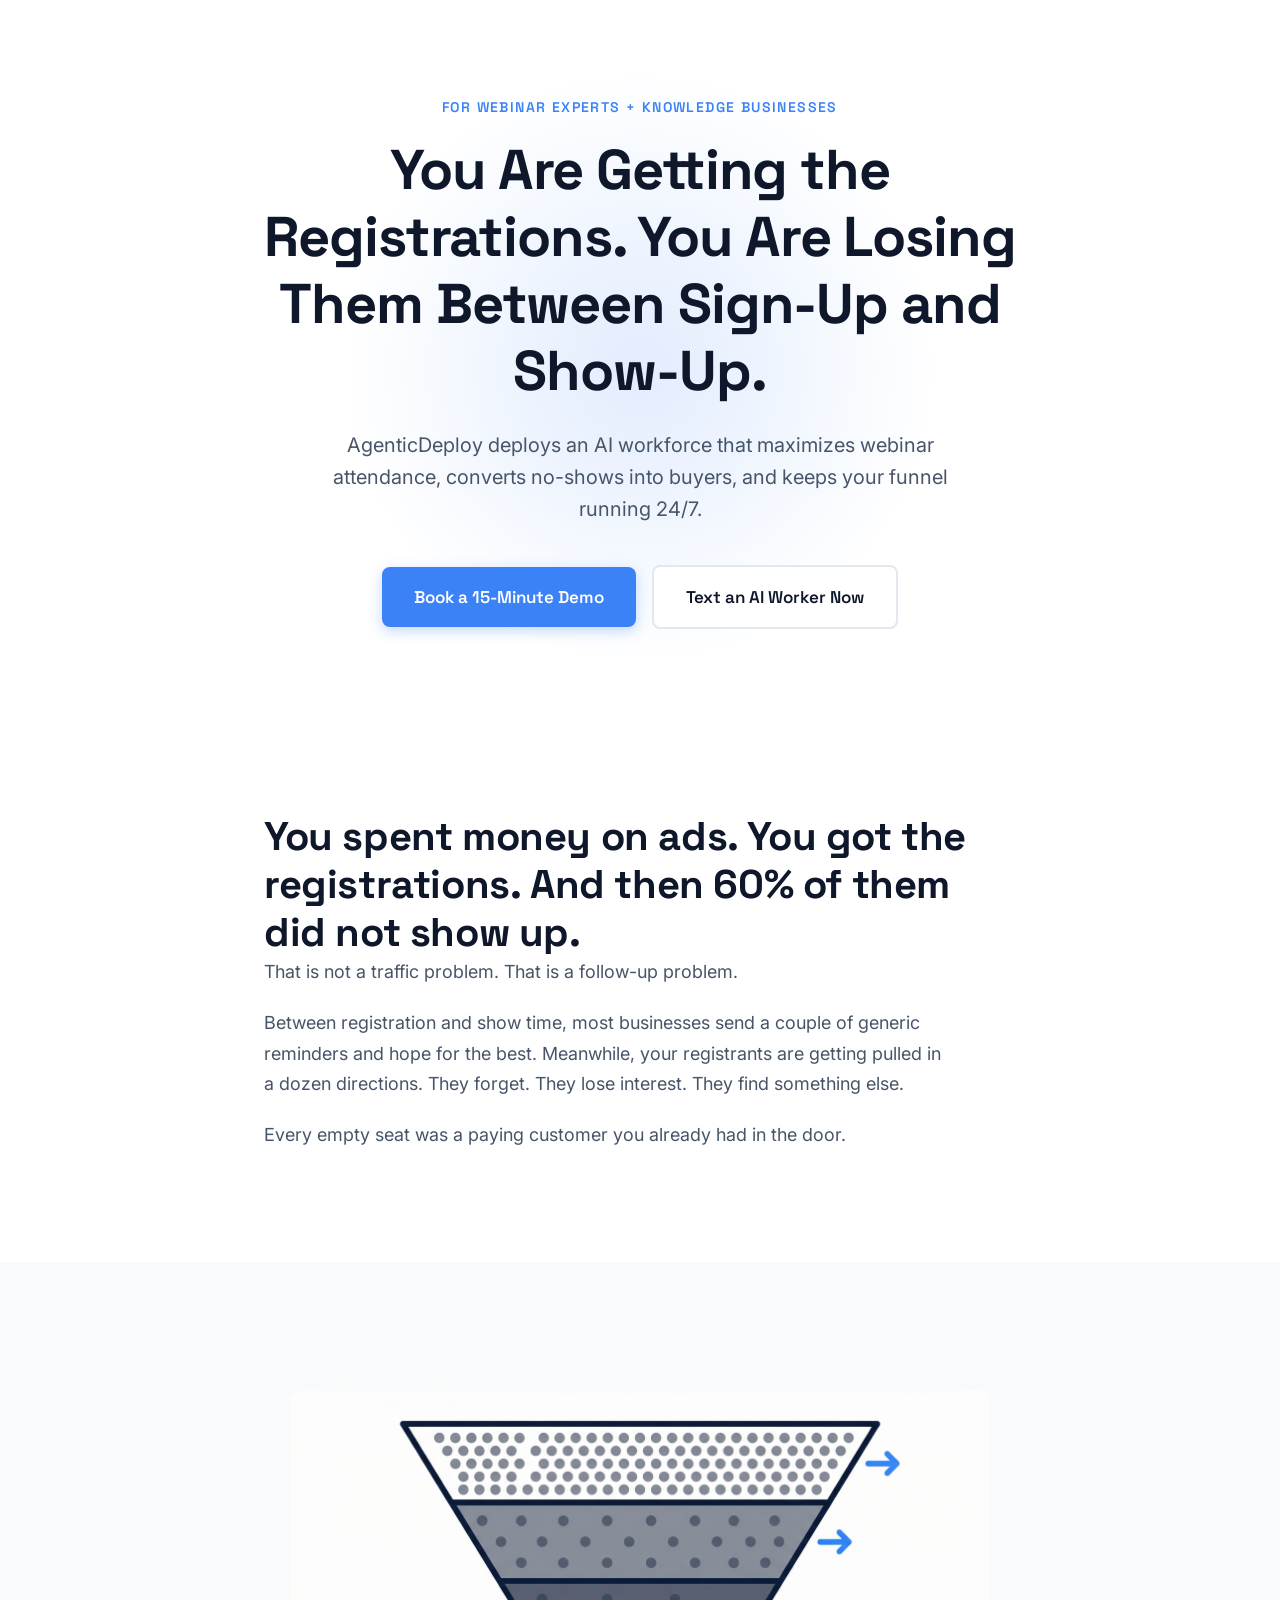
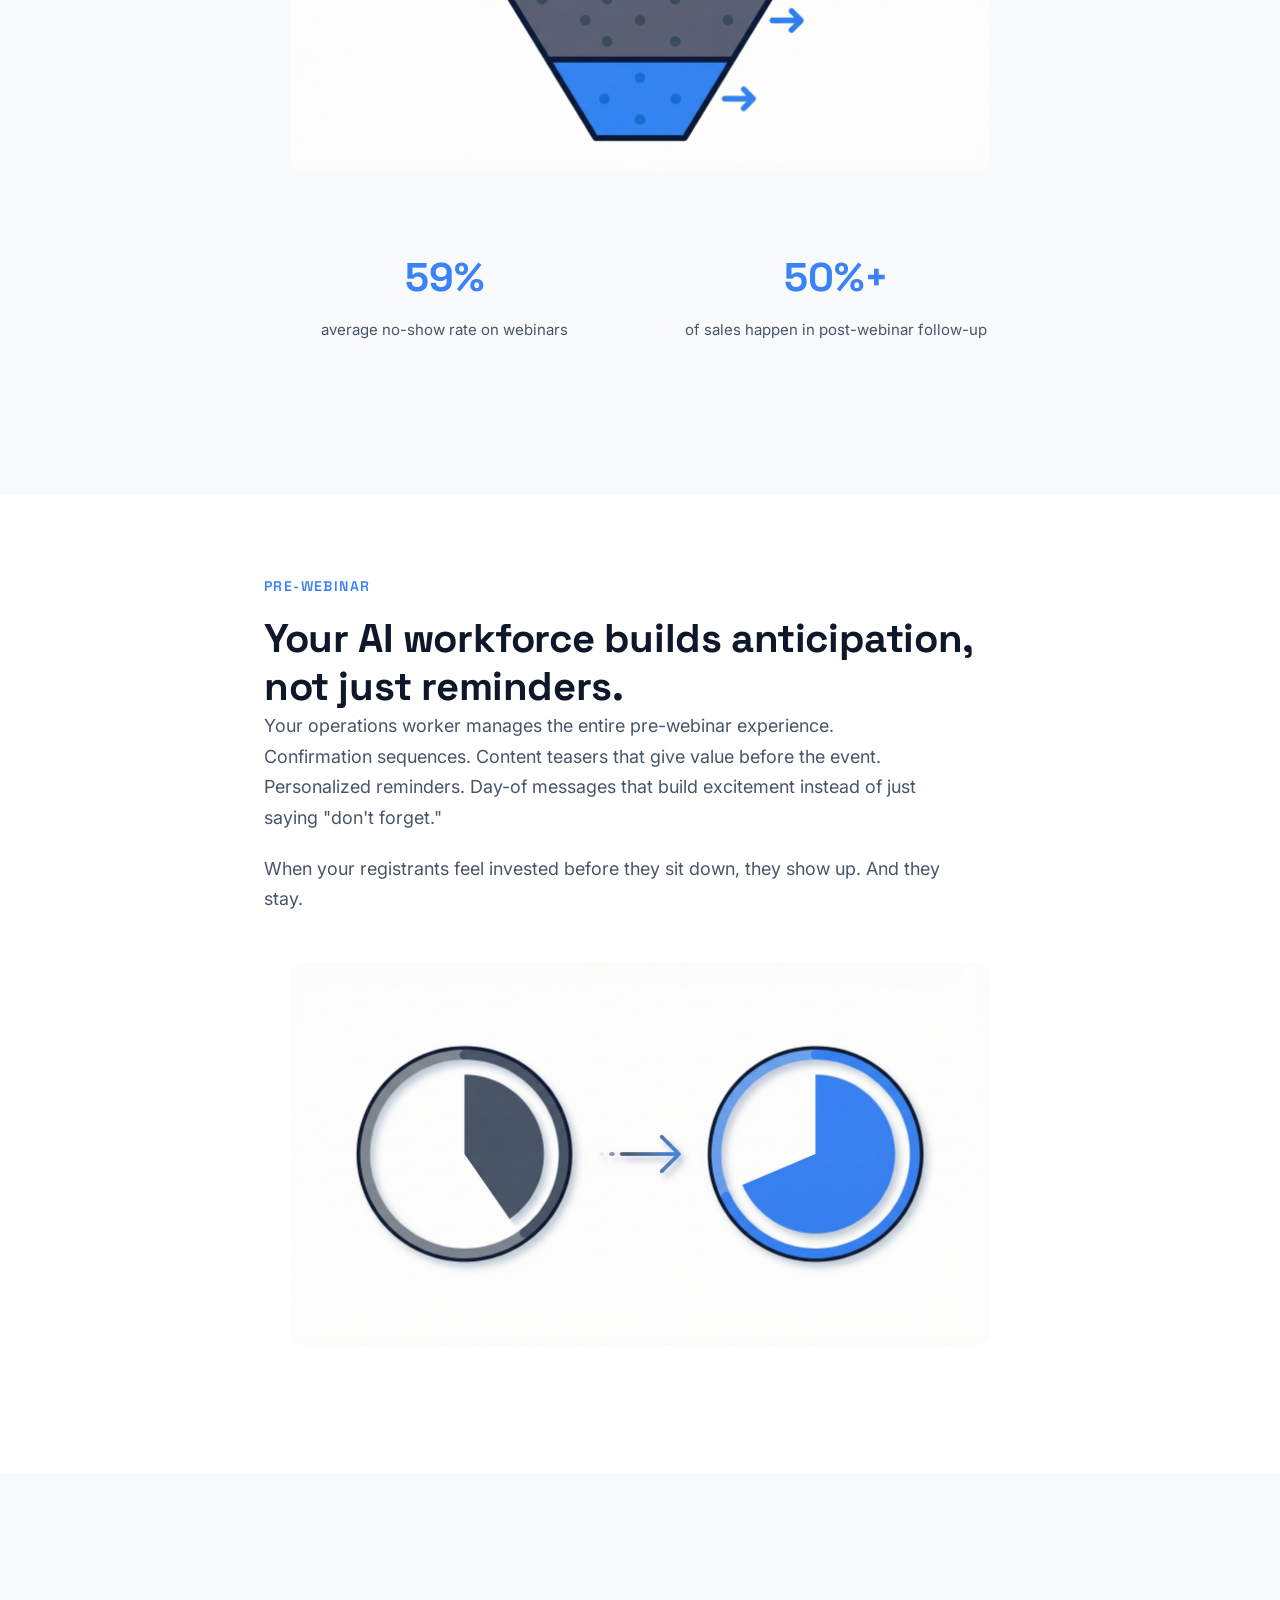
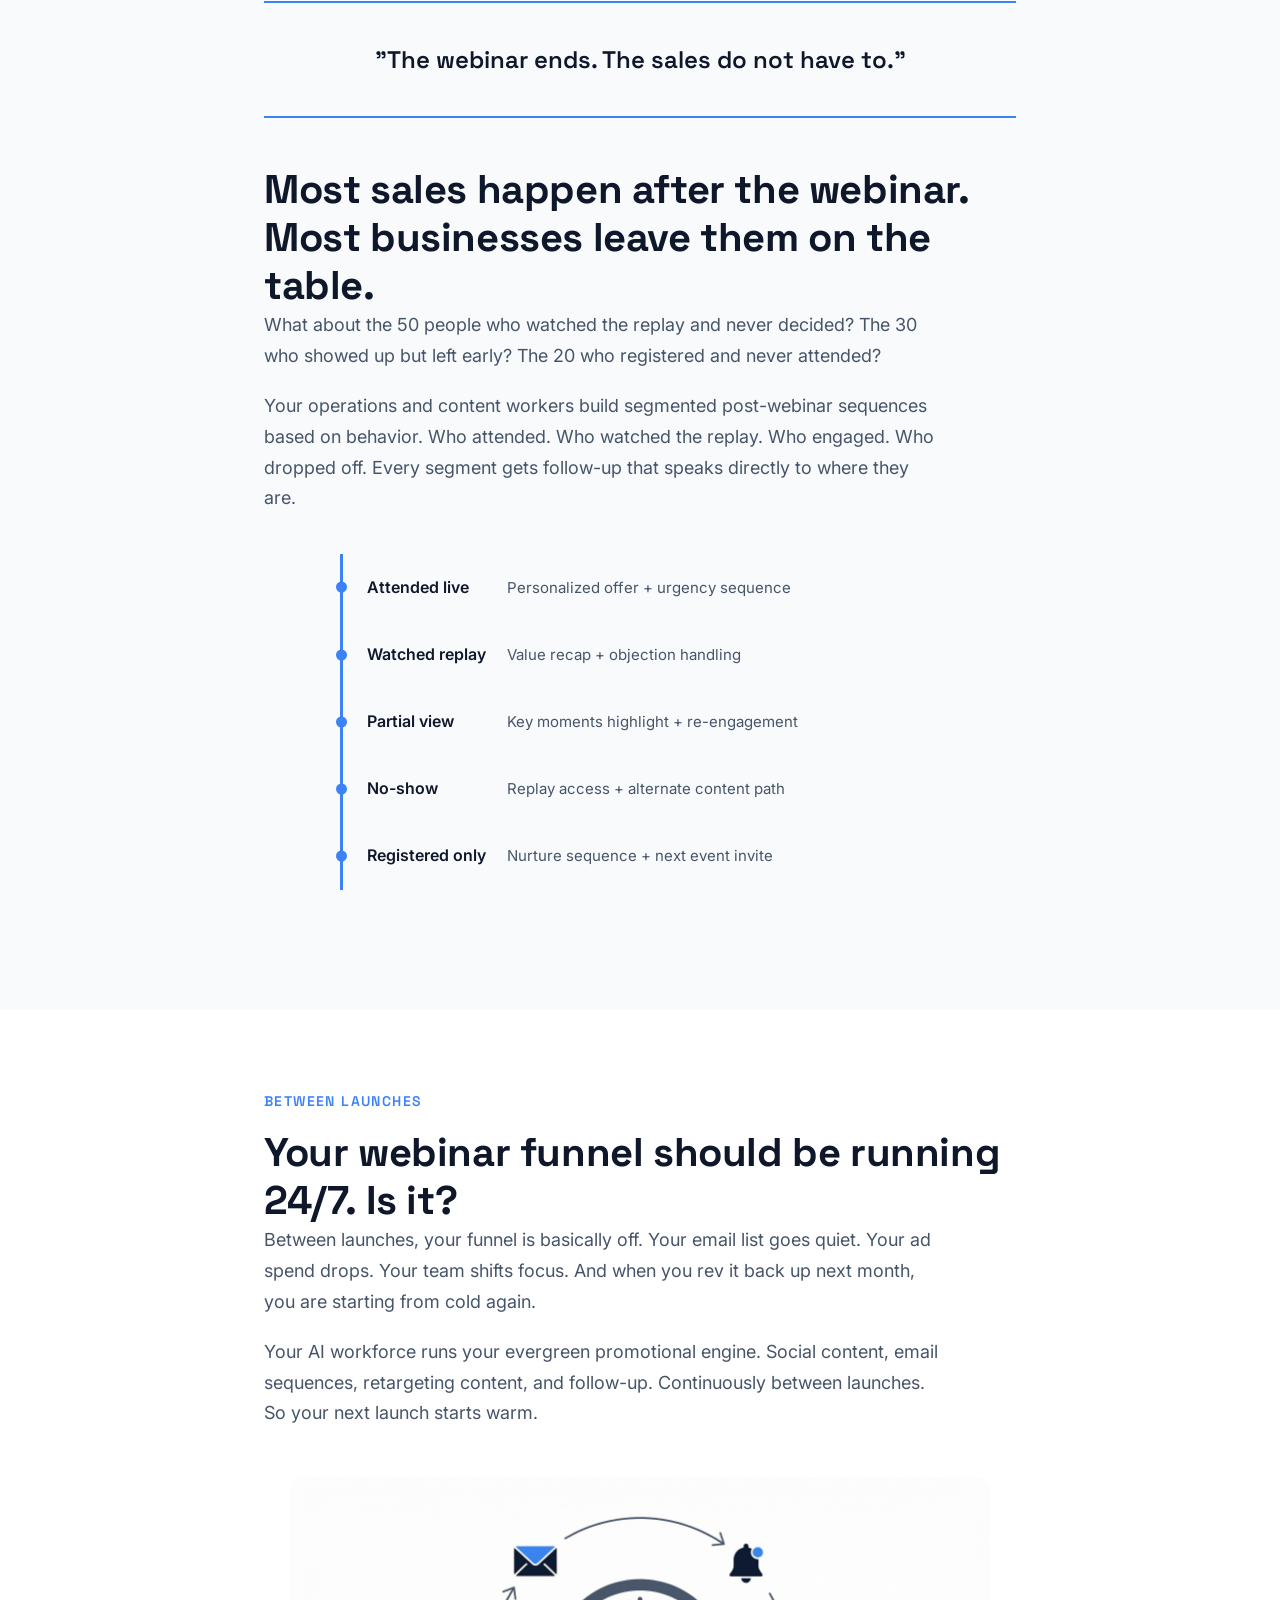
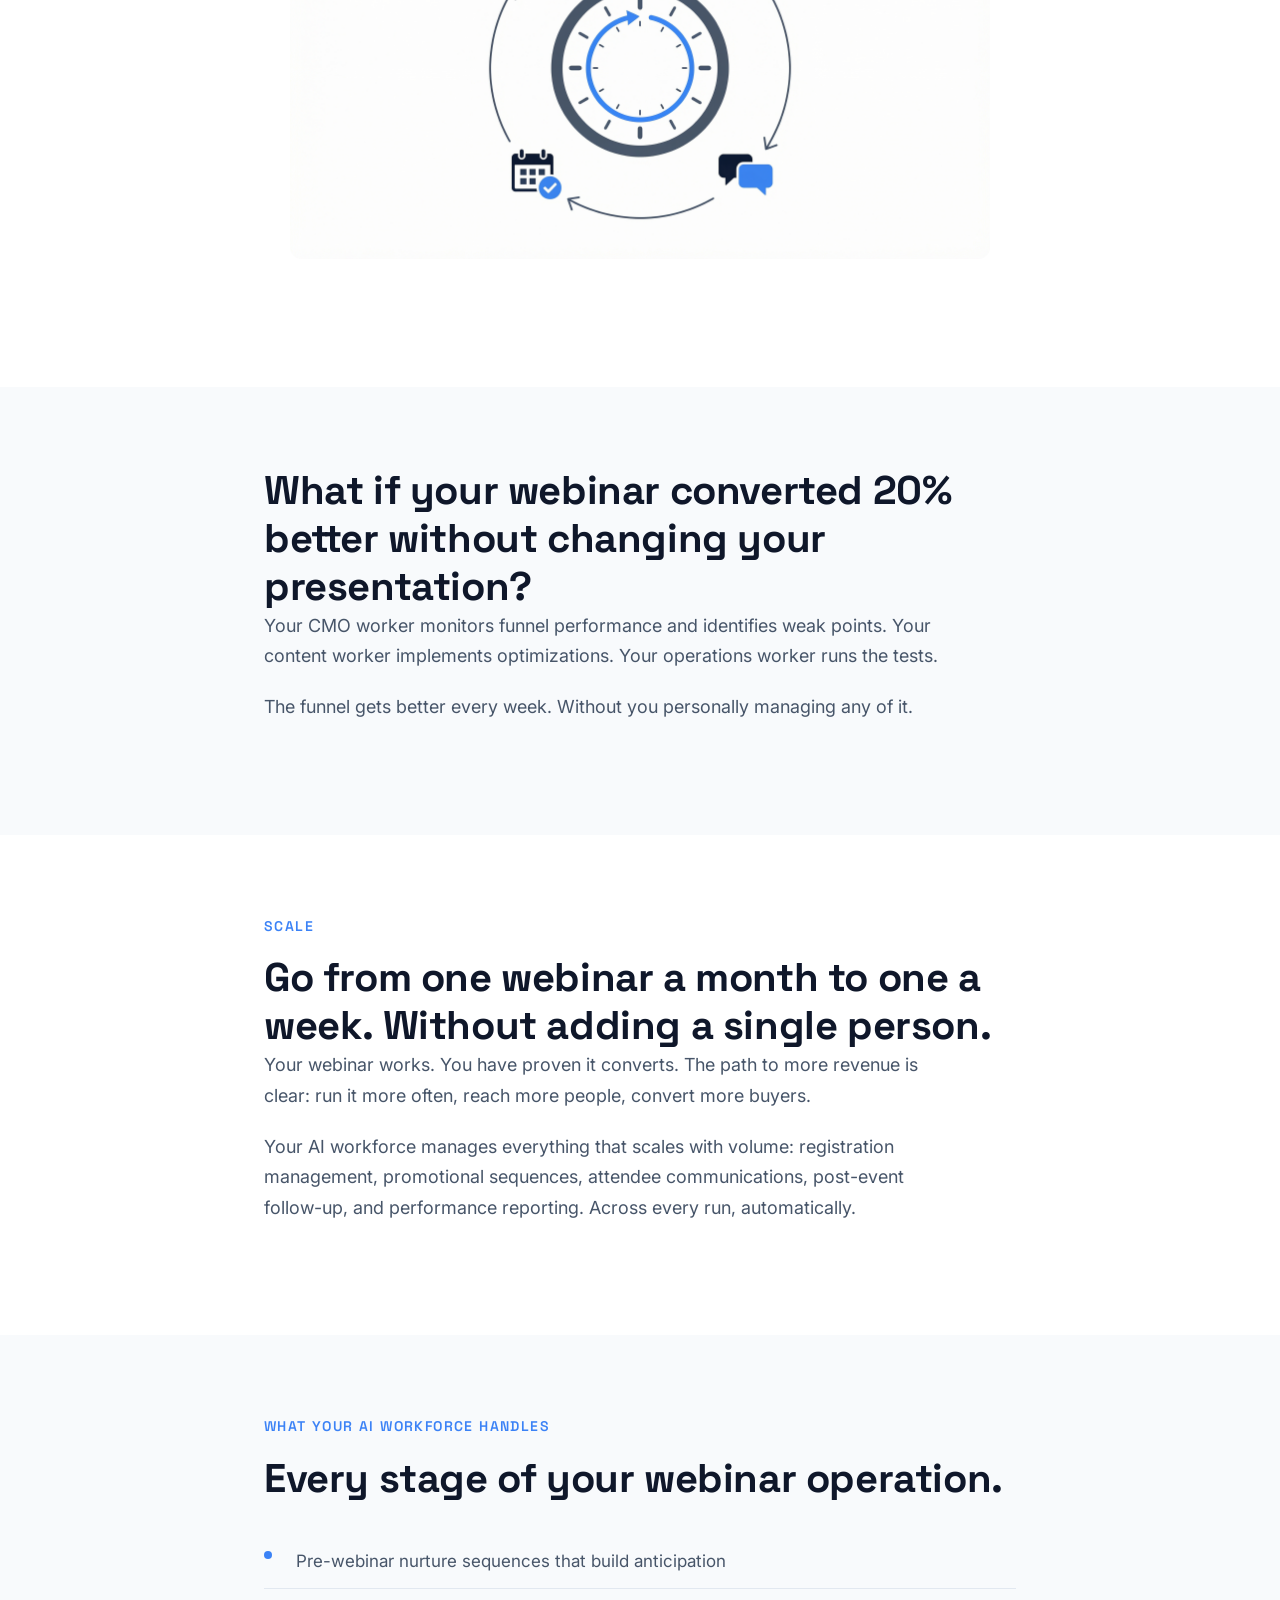
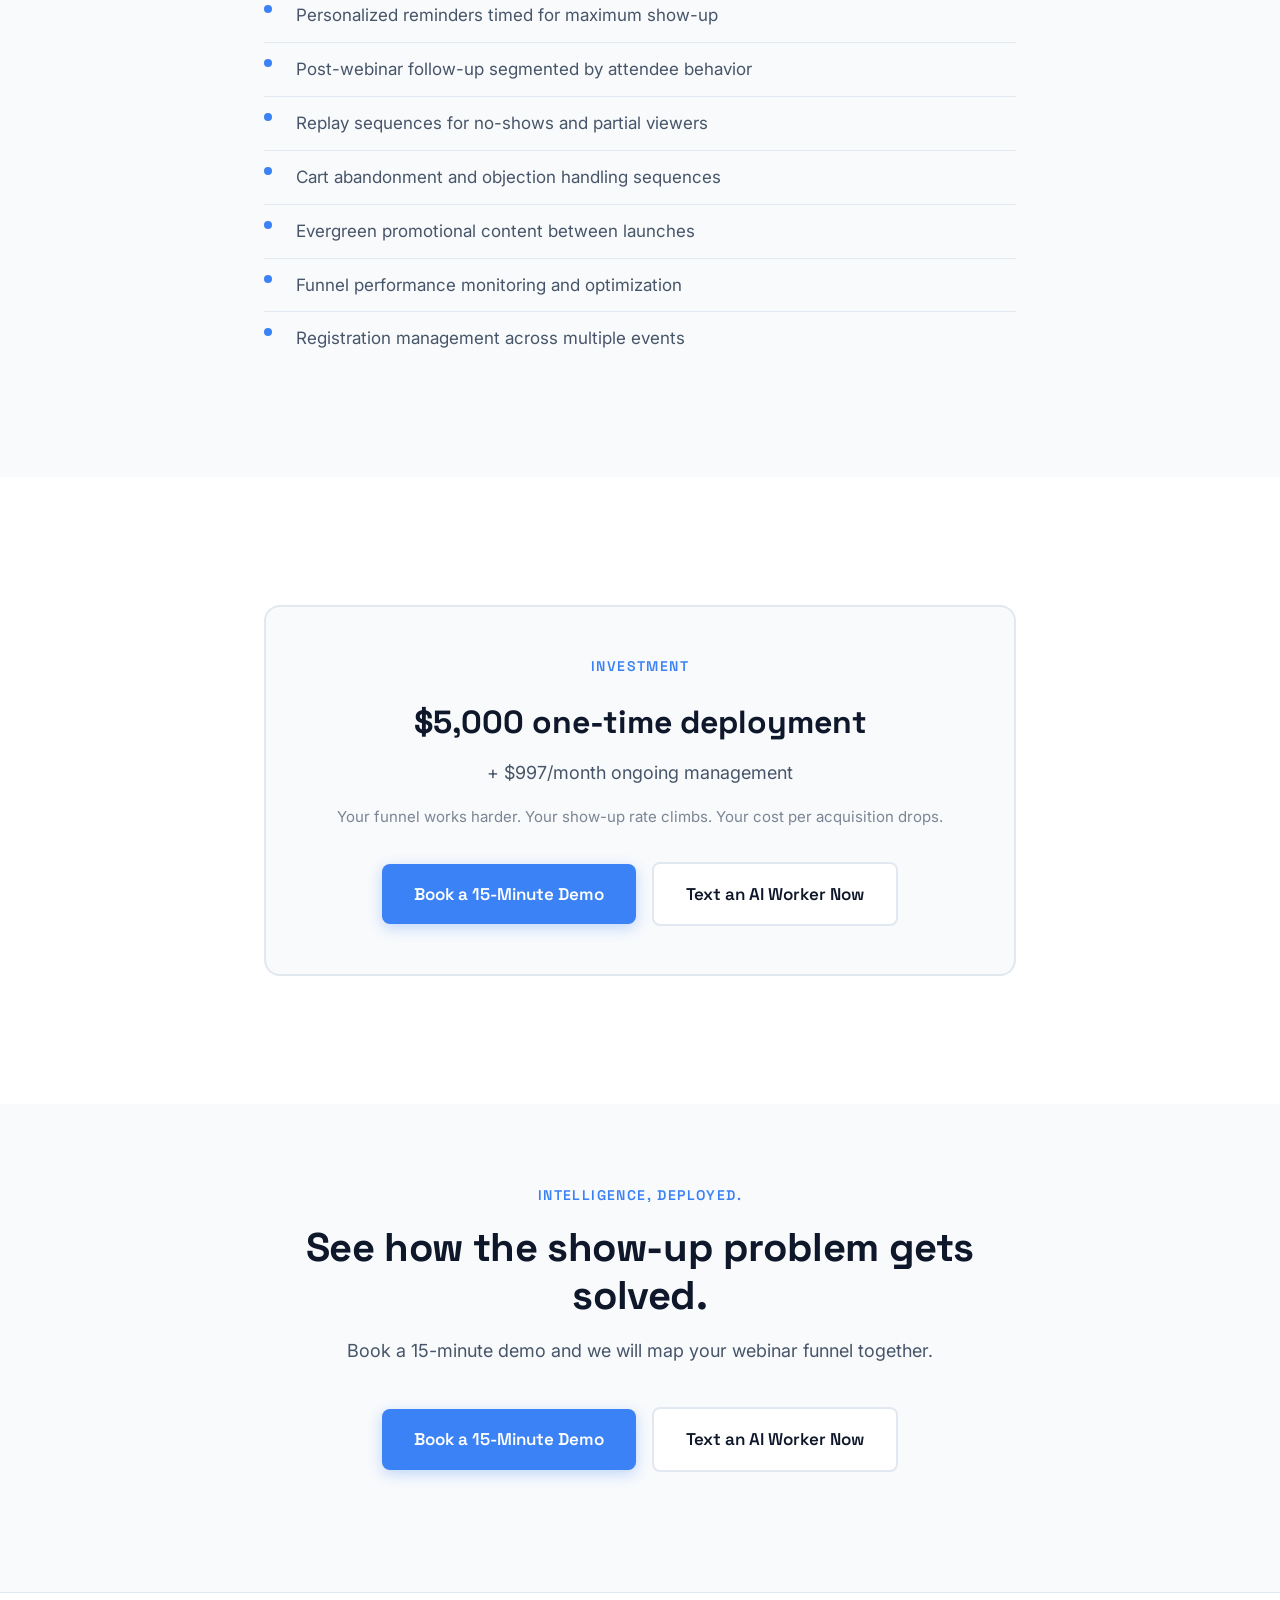
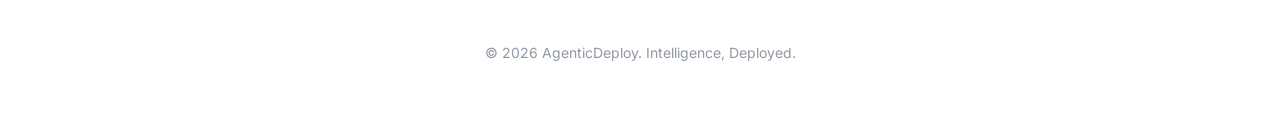
<file: page-c.html>
<!DOCTYPE html>
<html lang="en">
<head>
<meta charset="UTF-8">
<meta name="viewport" content="width=device-width, initial-scale=1.0">
<meta name="robots" content="noindex, nofollow">
<title>AgenticDeploy — AI Workforce for Webinar Businesses</title>
<link rel="stylesheet" href="css/shared.css">
<style>
  .hero-glow { position: relative; }
  .hero-glow::before {
    content: '';
    position: absolute;
    top: 50%;
    left: 50%;
    transform: translate(-50%, -50%);
    width: 600px;
    height: 600px;
    background: radial-gradient(circle, var(--accent-glow) 0%, transparent 70%);
    z-index: -1;
    animation: pulseGlow 4s ease-in-out infinite;
  }
  @keyframes pulseGlow {
    0%, 100% { opacity: 0.5; transform: translate(-50%, -50%) scale(1); }
    50% { opacity: 1; transform: translate(-50%, -50%) scale(1.1); }
  }
  .funnel-stages {
    display: grid;
    grid-template-columns: 1fr;
    gap: 0;
    margin: 2.5rem 0;
    max-width: 600px;
    margin-left: auto;
    margin-right: auto;
  }
  .funnel-stage {
    display: flex;
    align-items: center;
    gap: 1.25rem;
    padding: 1.25rem 1.5rem;
    border-left: 3px solid var(--border);
    position: relative;
  }
  .funnel-stage::before {
    content: '';
    position: absolute;
    left: -7px;
    top: 50%;
    transform: translateY(-50%);
    width: 11px;
    height: 11px;
    border-radius: 50%;
    background: var(--border);
  }
  .funnel-stage.active { border-left-color: var(--accent); }
  .funnel-stage.active::before { background: var(--accent); }
  .funnel-stage-label { font-weight: 600; color: var(--near-black); min-width: 120px; }
  .funnel-stage-desc { font-size: 0.9375rem; color: var(--secondary); }
</style>
</head>
<body>

<!-- HERO -->
<section class="hero hero-glow">
  <div class="container">
    <span class="tagline fade-in">For Webinar Experts + Knowledge Businesses</span>
    <h1 class="fade-in fade-in-delay">You Are Getting the Registrations. You Are Losing Them Between Sign-Up and Show-Up.</h1>
    <p class="subheadline fade-in fade-in-delay-2">AgenticDeploy deploys an AI workforce that maximizes webinar attendance, converts no-shows into buyers, and keeps your funnel running 24/7.</p>
    <div class="cta-group fade-in fade-in-delay-2">
      <a href="#book" class="btn btn-primary">Book a 15-Minute Demo</a>
      <a href="#text" class="btn btn-secondary">Text an AI Worker Now</a>
    </div>
  </div>
</section>

<!-- PROBLEM -->
<section class="section">
  <div class="container">
    <div class="copy-block fade-in">
      <h2>You spent money on ads. You got the registrations. And then 60% of them did not show up.</h2>
      <p>That is not a traffic problem. That is a follow-up problem.</p>
      <p>Between registration and show time, most businesses send a couple of generic reminders and hope for the best. Meanwhile, your registrants are getting pulled in a dozen directions. They forget. They lose interest. They find something else.</p>
      <p>Every empty seat was a paying customer you already had in the door.</p>
    </div>
  </div>
</section>

<!-- FUNNEL VISUAL -->
<section class="section section-alt">
  <div class="container">
    <div class="visual-block fade-in">
      <img src="images/page-c/funnel-optimization-v2.png" alt="Webinar funnel with optimization at every stage">
    </div>
    <div class="stats-row fade-in">
      <div class="stat">
        <span class="stat-number" data-count="60" data-suffix="%">0</span>
        <span class="stat-label">average no-show rate on webinars</span>
      </div>
      <div class="stat">
        <span class="stat-number" data-count="50" data-suffix="%+">0</span>
        <span class="stat-label">of sales happen in post-webinar follow-up</span>
      </div>
    </div>
  </div>
</section>

<!-- SHOW-UP RATE -->
<section class="section">
  <div class="container">
    <div class="copy-block fade-in">
      <span class="tagline">Pre-Webinar</span>
      <h2>Your AI workforce builds anticipation, not just reminders.</h2>
      <p>Your operations worker manages the entire pre-webinar experience. Confirmation sequences. Content teasers that give value before the event. Personalized reminders. Day-of messages that build excitement instead of just saying "don't forget."</p>
      <p>When your registrants feel invested before they sit down, they show up. And they stay.</p>
    </div>
    <div class="visual-block fade-in">
      <img src="images/page-c/showup-improvement.png" alt="Improving webinar show-up rates through intelligent pre-event nurture">
    </div>
  </div>
</section>

<!-- POST-WEBINAR -->
<section class="section section-alt">
  <div class="container">
    <div class="pull-quote fade-in">"The webinar ends. The sales do not have to."</div>
    <div class="copy-block fade-in">
      <h2>Most sales happen after the webinar. Most businesses leave them on the table.</h2>
      <p>What about the 50 people who watched the replay and never decided? The 30 who showed up but left early? The 20 who registered and never attended?</p>
      <p>Your operations and content workers build segmented post-webinar sequences based on behavior. Who attended. Who watched the replay. Who engaged. Who dropped off. Every segment gets follow-up that speaks directly to where they are.</p>
    </div>
    <div class="funnel-stages fade-in">
      <div class="funnel-stage active">
        <span class="funnel-stage-label">Attended live</span>
        <span class="funnel-stage-desc">Personalized offer + urgency sequence</span>
      </div>
      <div class="funnel-stage active">
        <span class="funnel-stage-label">Watched replay</span>
        <span class="funnel-stage-desc">Value recap + objection handling</span>
      </div>
      <div class="funnel-stage active">
        <span class="funnel-stage-label">Partial view</span>
        <span class="funnel-stage-desc">Key moments highlight + re-engagement</span>
      </div>
      <div class="funnel-stage active">
        <span class="funnel-stage-label">No-show</span>
        <span class="funnel-stage-desc">Replay access + alternate content path</span>
      </div>
      <div class="funnel-stage active">
        <span class="funnel-stage-label">Registered only</span>
        <span class="funnel-stage-desc">Nurture sequence + next event invite</span>
      </div>
    </div>
  </div>
</section>

<!-- ALWAYS-ON -->
<section class="section">
  <div class="container">
    <div class="copy-block fade-in">
      <span class="tagline">Between Launches</span>
      <h2>Your webinar funnel should be running 24/7. Is it?</h2>
      <p>Between launches, your funnel is basically off. Your email list goes quiet. Your ad spend drops. Your team shifts focus. And when you rev it back up next month, you are starting from cold again.</p>
      <p>Your AI workforce runs your evergreen promotional engine. Social content, email sequences, retargeting content, and follow-up. Continuously between launches. So your next launch starts warm.</p>
    </div>
    <div class="visual-block fade-in">
      <img src="images/page-c/always-on-system.png" alt="24/7 automated webinar funnel system">
    </div>
  </div>
</section>

<!-- OPTIMIZATION -->
<section class="section section-alt">
  <div class="container">
    <div class="copy-block fade-in">
      <h2>What if your webinar converted 20% better without changing your presentation?</h2>
      <p>Your CMO worker monitors funnel performance and identifies weak points. Your content worker implements optimizations. Your operations worker runs the tests.</p>
      <p>The funnel gets better every week. Without you personally managing any of it.</p>
    </div>
  </div>
</section>

<!-- SCALE -->
<section class="section">
  <div class="container">
    <div class="copy-block fade-in">
      <span class="tagline">Scale</span>
      <h2>Go from one webinar a month to one a week. Without adding a single person.</h2>
      <p>Your webinar works. You have proven it converts. The path to more revenue is clear: run it more often, reach more people, convert more buyers.</p>
      <p>Your AI workforce manages everything that scales with volume: registration management, promotional sequences, attendee communications, post-event follow-up, and performance reporting. Across every run, automatically.</p>
    </div>
  </div>
</section>

<!-- FEATURES -->
<section class="section section-alt">
  <div class="container">
    <span class="tagline fade-in">What Your AI Workforce Handles</span>
    <h2 class="fade-in" style="margin-bottom: 2rem;">Every stage of your webinar operation.</h2>
    <ul class="feature-list fade-in">
      <li>Pre-webinar nurture sequences that build anticipation</li>
      <li>Personalized reminders timed for maximum show-up</li>
      <li>Post-webinar follow-up segmented by attendee behavior</li>
      <li>Replay sequences for no-shows and partial viewers</li>
      <li>Cart abandonment and objection handling sequences</li>
      <li>Evergreen promotional content between launches</li>
      <li>Funnel performance monitoring and optimization</li>
      <li>Registration management across multiple events</li>
    </ul>
  </div>
</section>

<!-- PRICING -->
<section class="section">
  <div class="container">
    <div class="pricing-block fade-in">
      <span class="tagline">Investment</span>
      <div class="price-main">$5,000 one-time deployment</div>
      <div class="price-sub">+ $997/month ongoing management</div>
      <div class="price-note" style="margin-top: 1rem;">Your funnel works harder. Your show-up rate climbs. Your cost per acquisition drops.</div>
      <div class="cta-group" style="margin-top: 2rem; margin-bottom: 0;">
        <a href="#book" class="btn btn-primary">Book a 15-Minute Demo</a>
        <a href="#text" class="btn btn-secondary">Text an AI Worker Now</a>
      </div>
    </div>
  </div>
</section>

<!-- FINAL CTA -->
<section class="section section-alt">
  <div class="container" style="text-align: center;">
    <span class="tagline fade-in">Intelligence, Deployed.</span>
    <h2 class="fade-in" style="margin-bottom: 1rem;">See how the show-up problem gets solved.</h2>
    <p class="fade-in" style="margin: 0 auto 2rem; text-align: center;">Book a 15-minute demo and we will map your webinar funnel together.</p>
    <div class="cta-group fade-in">
      <a href="#book" class="btn btn-primary">Book a 15-Minute Demo</a>
      <a href="#text" class="btn btn-secondary">Text an AI Worker Now</a>
    </div>
  </div>
</section>

<footer class="footer">
  <p>&copy; 2026 AgenticDeploy. Intelligence, Deployed.</p>
</footer>

<script src="js/animations.js"></script>
</body>
</html>
</file>
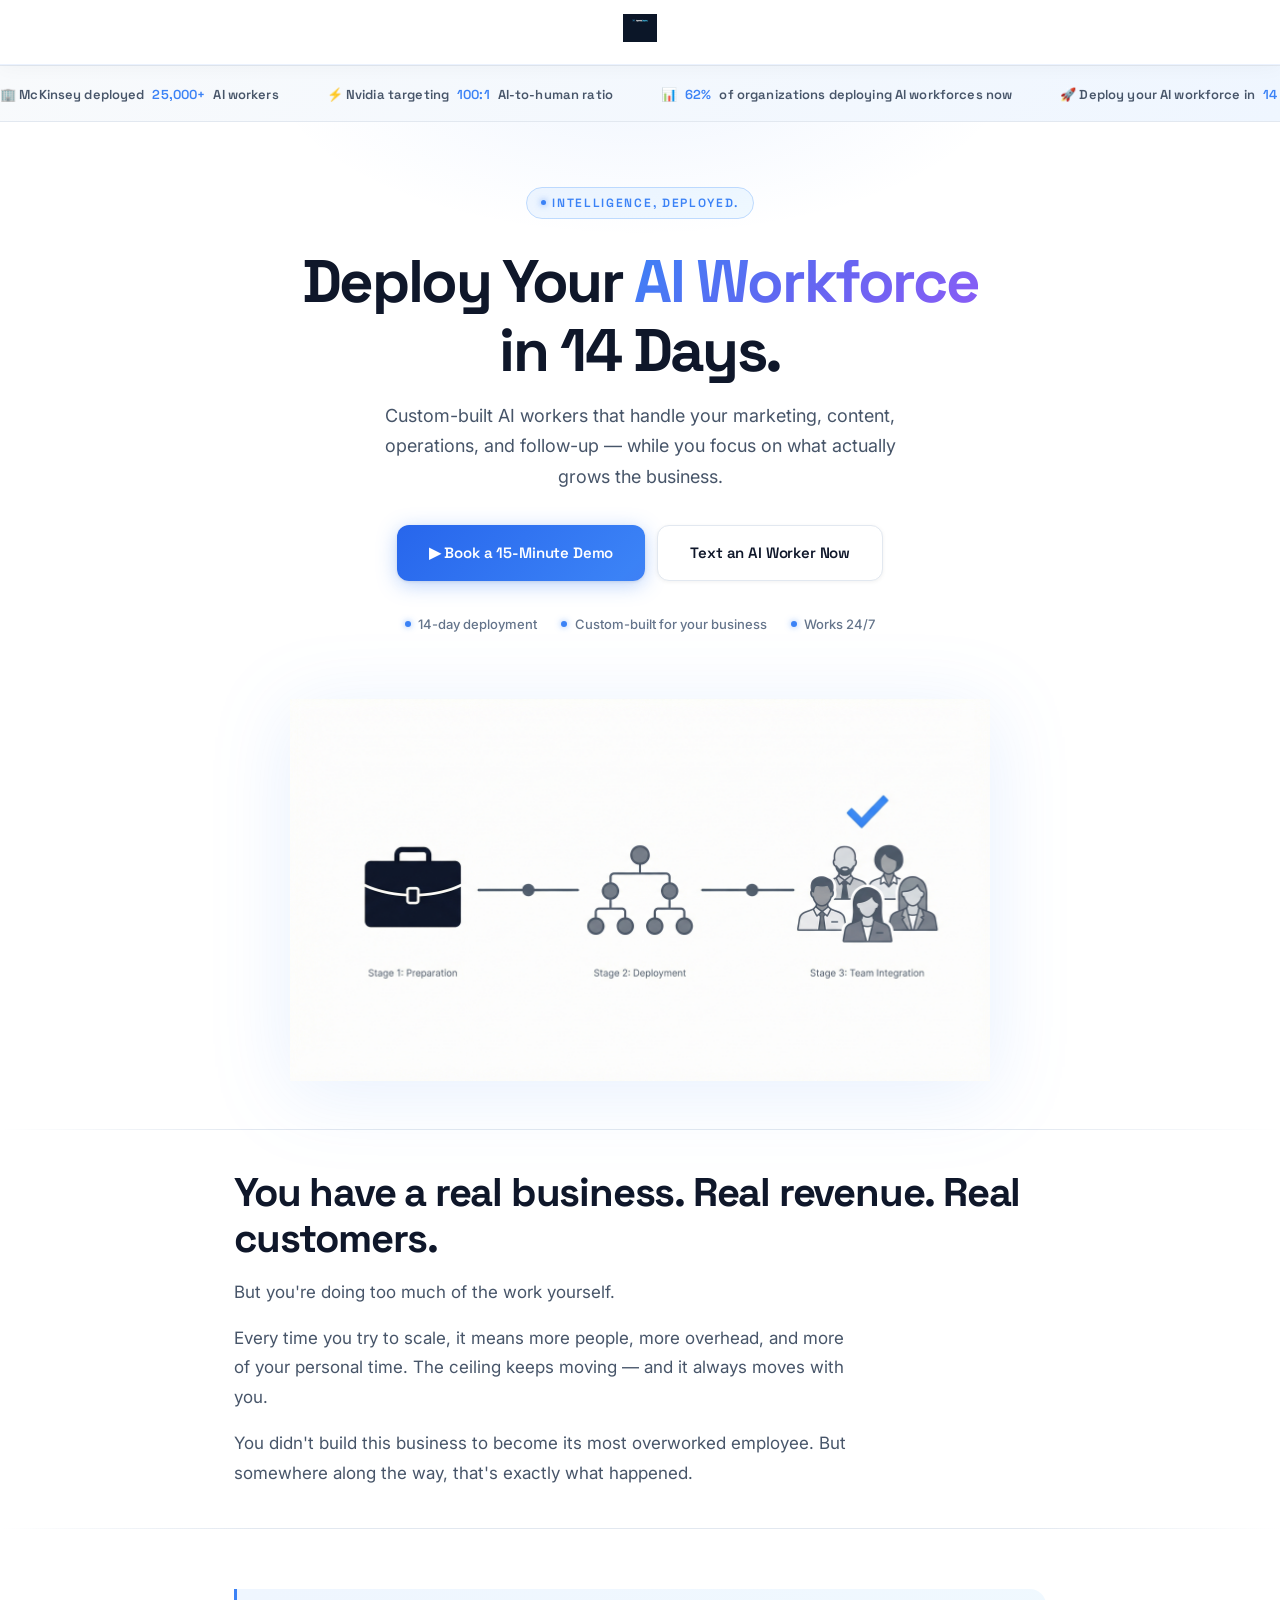
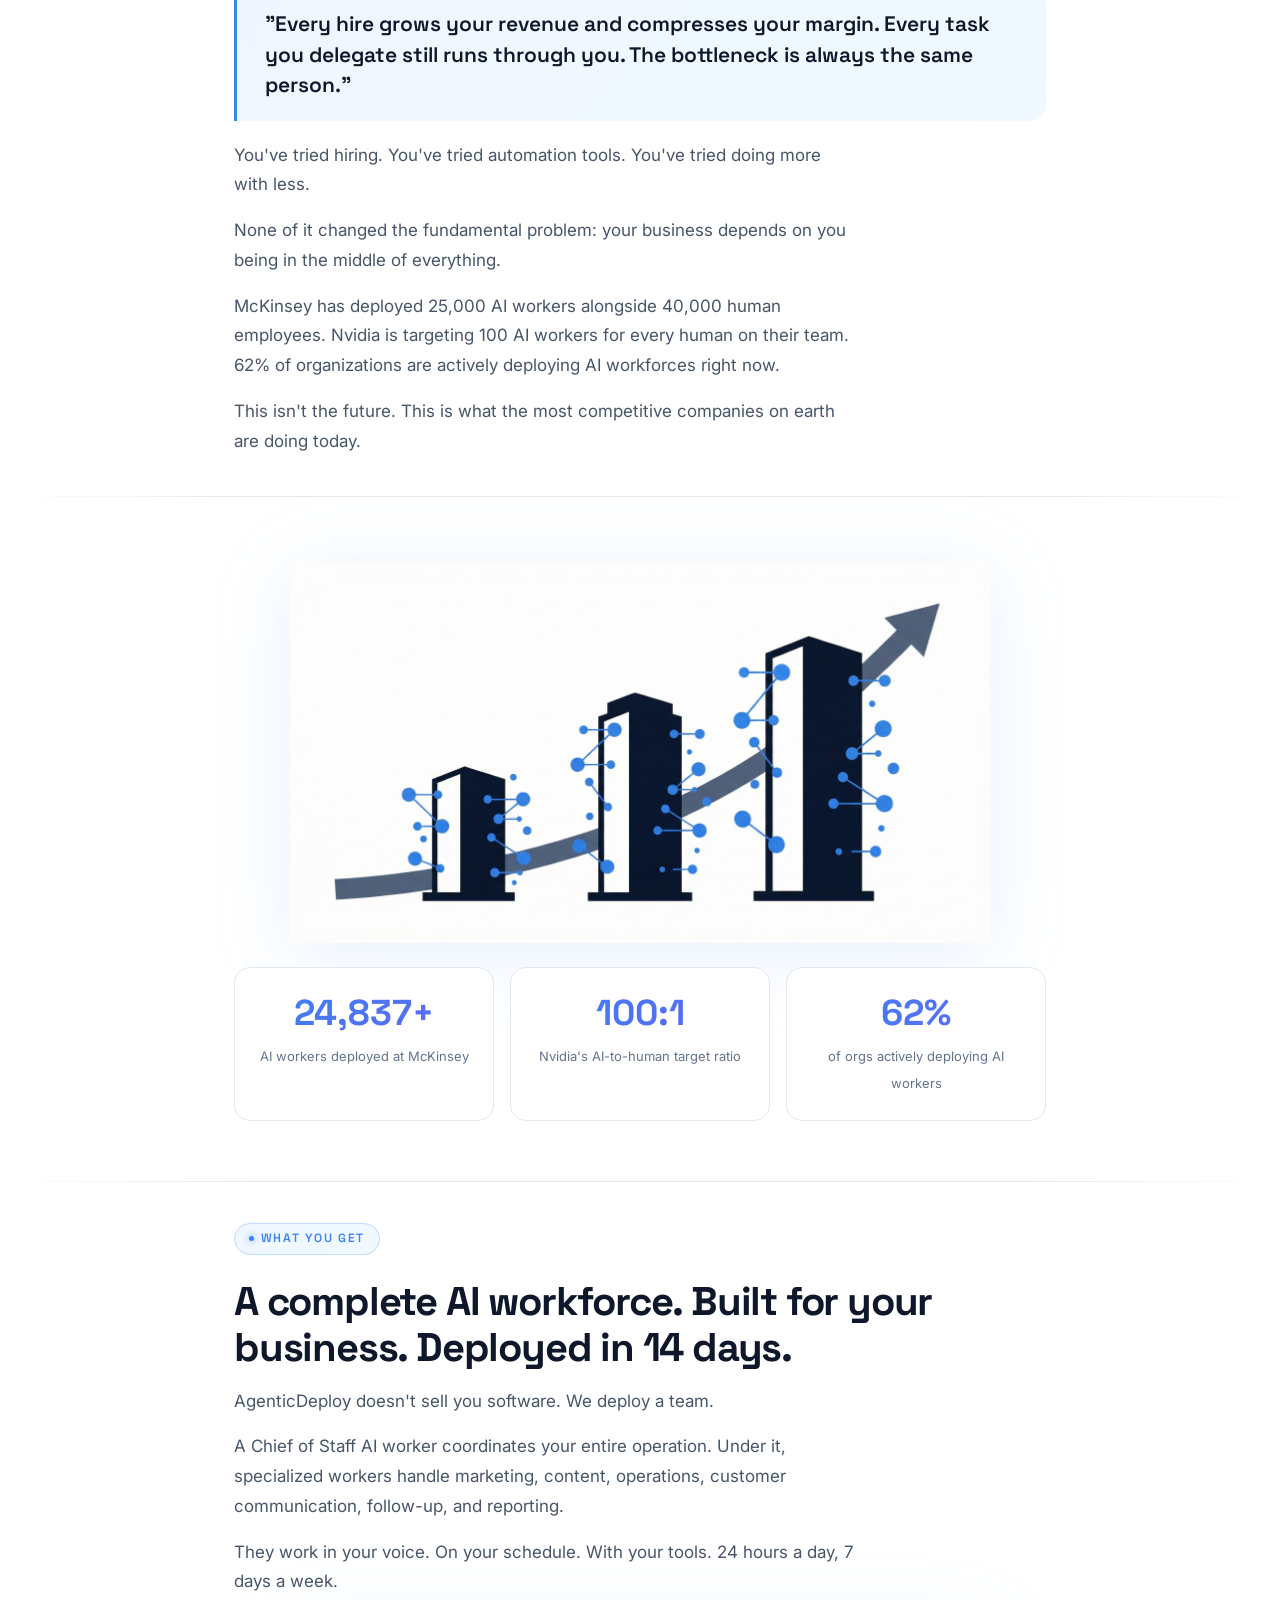
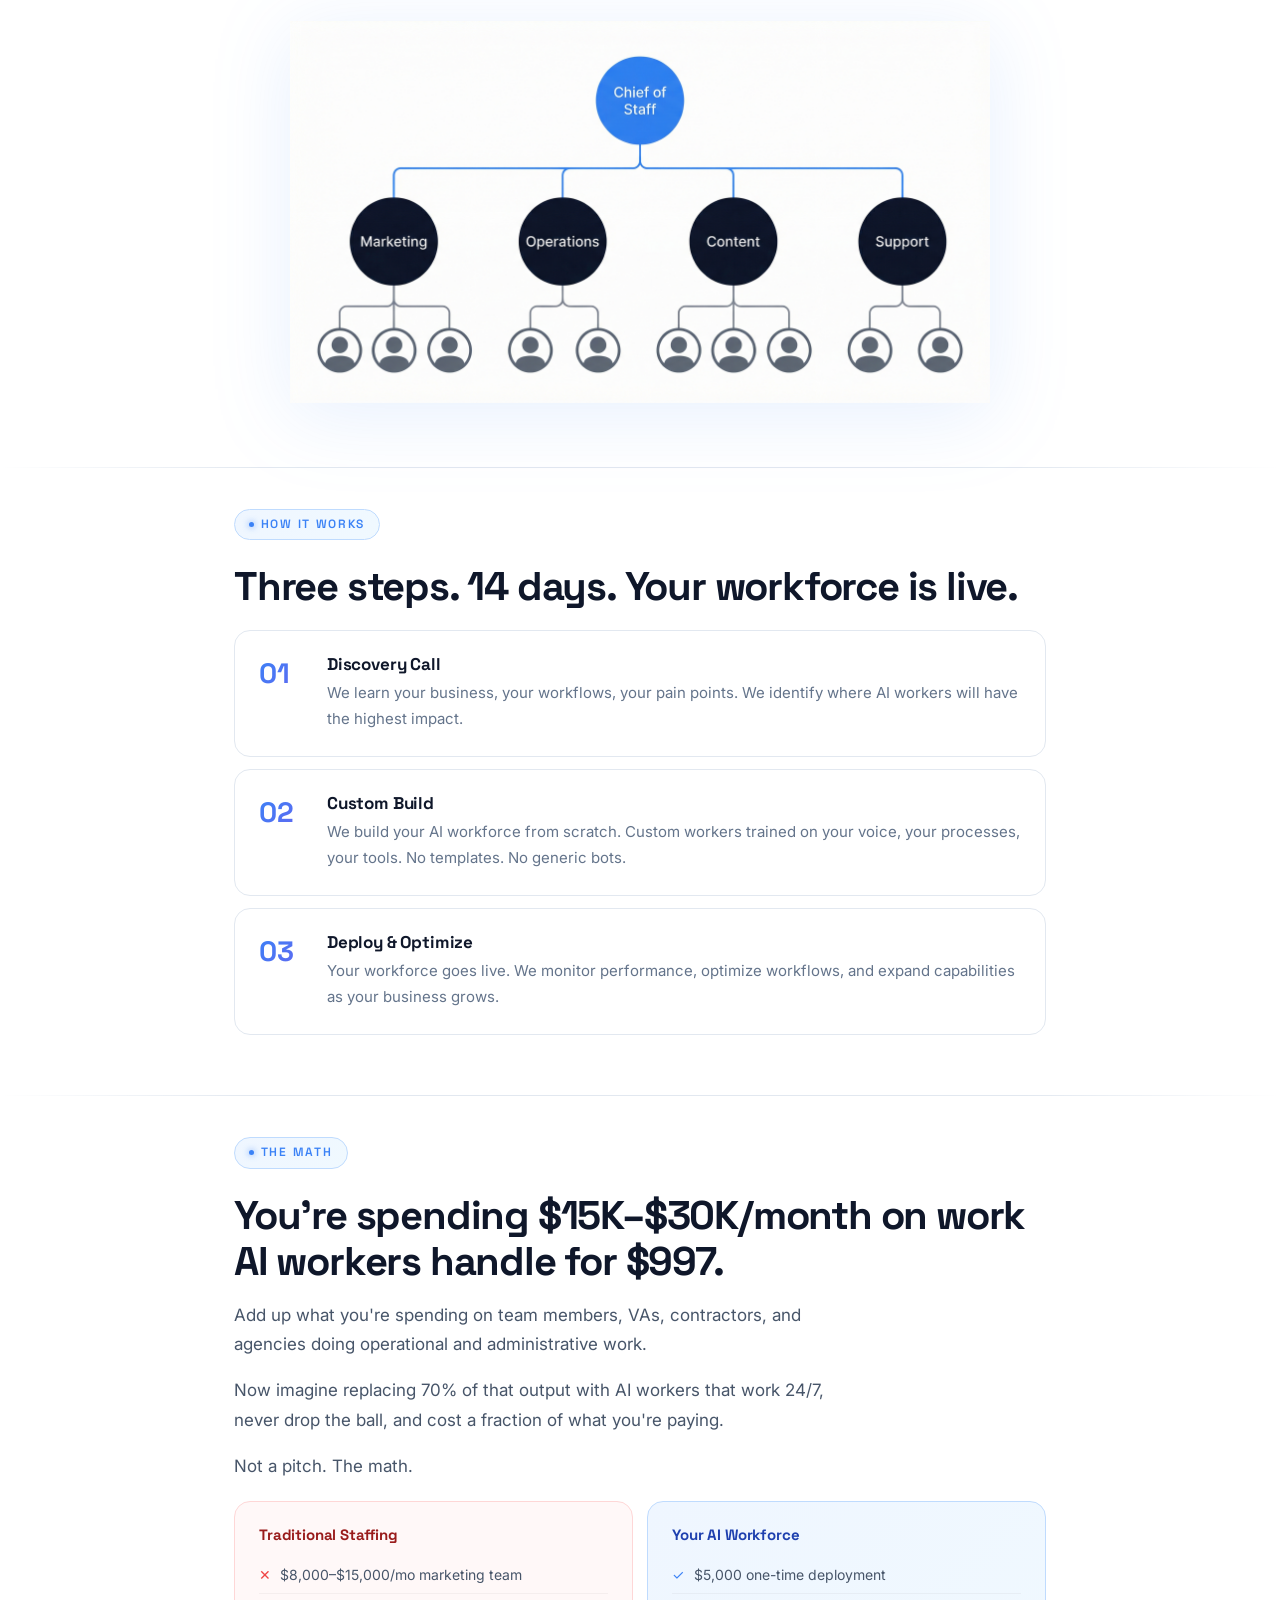
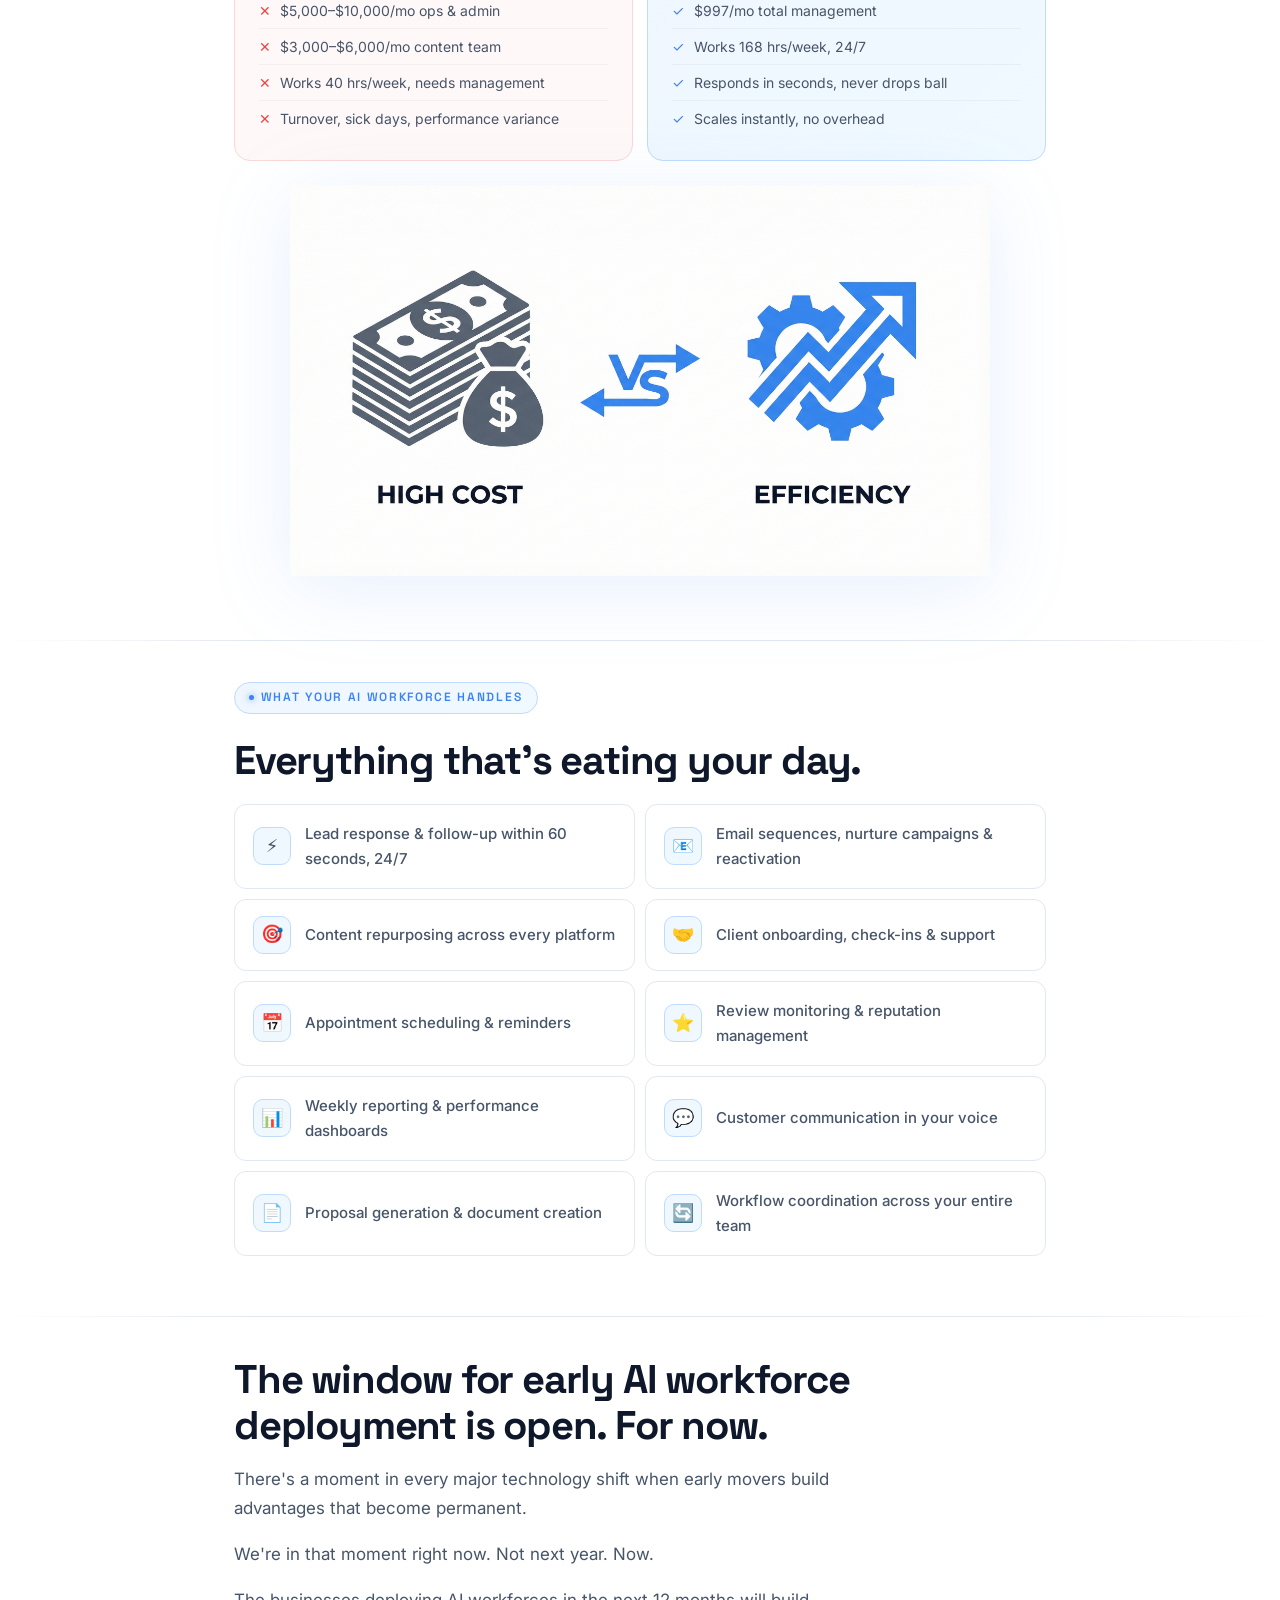
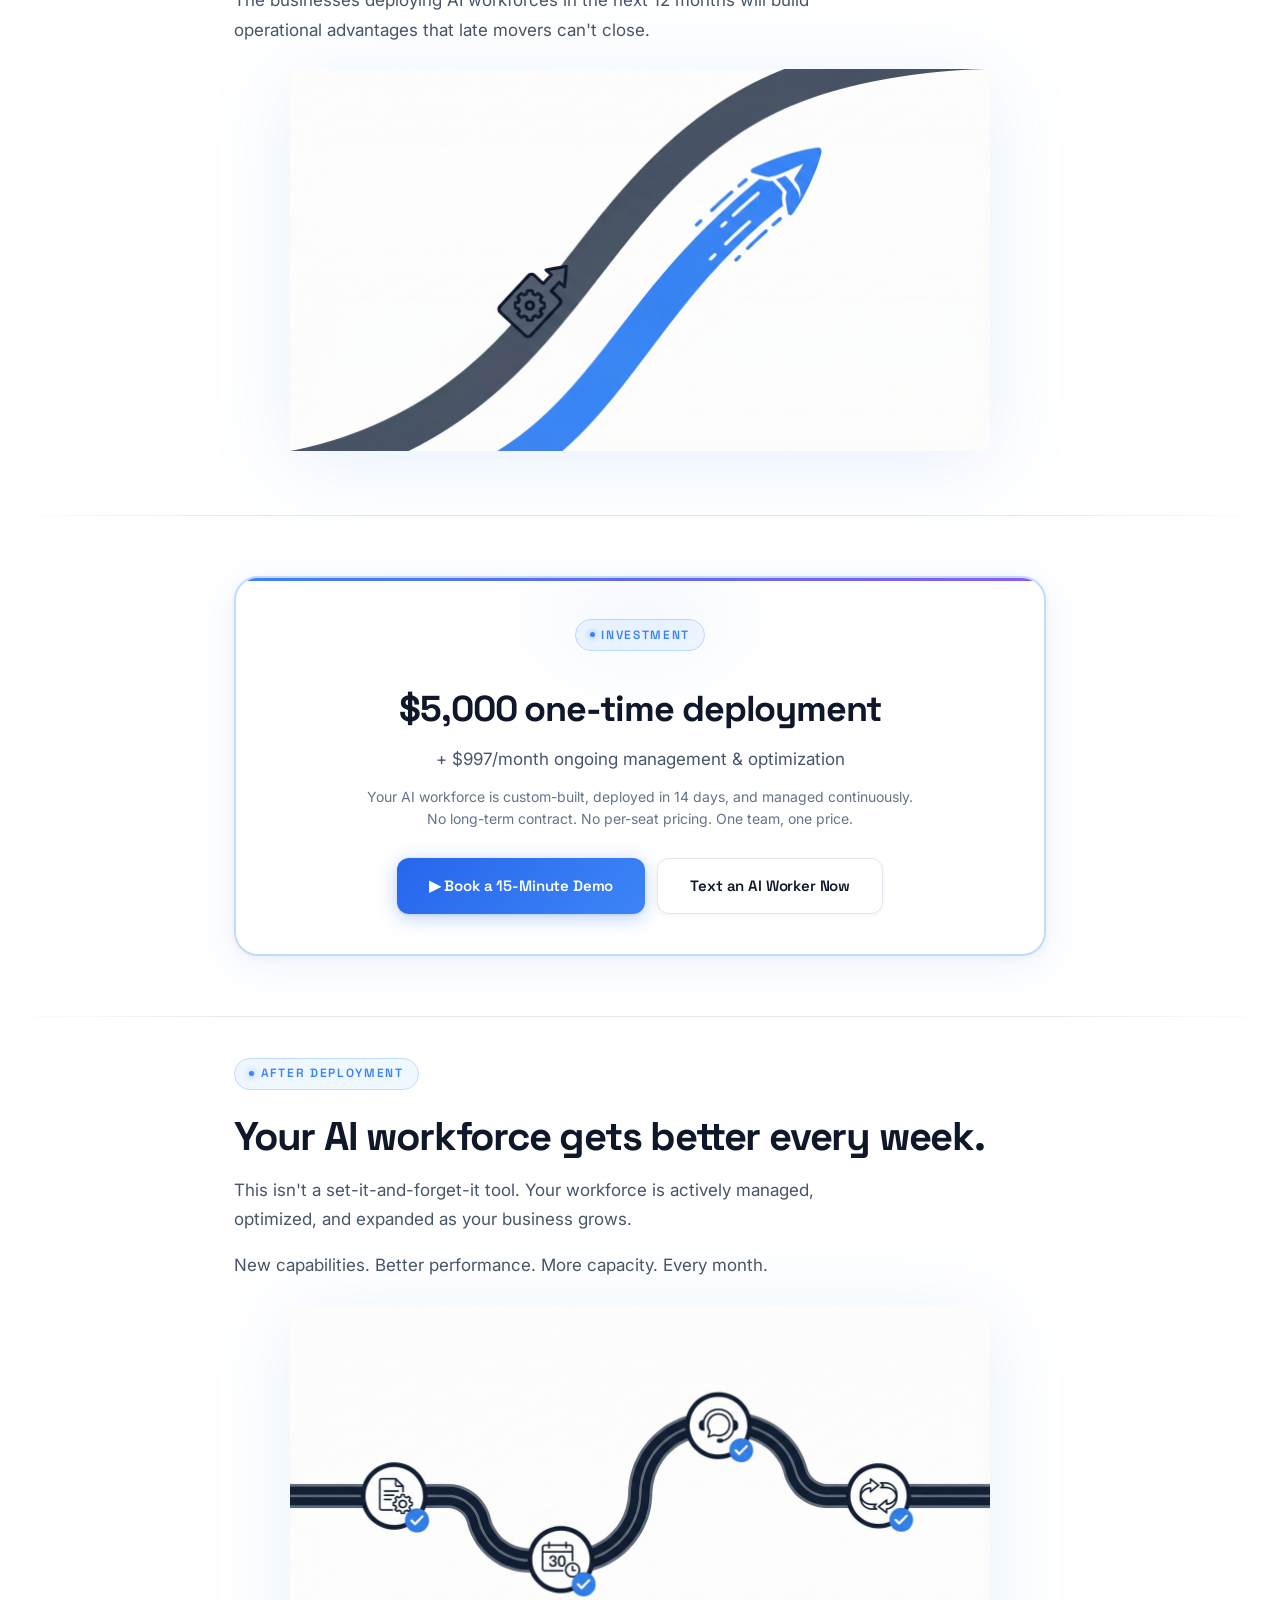
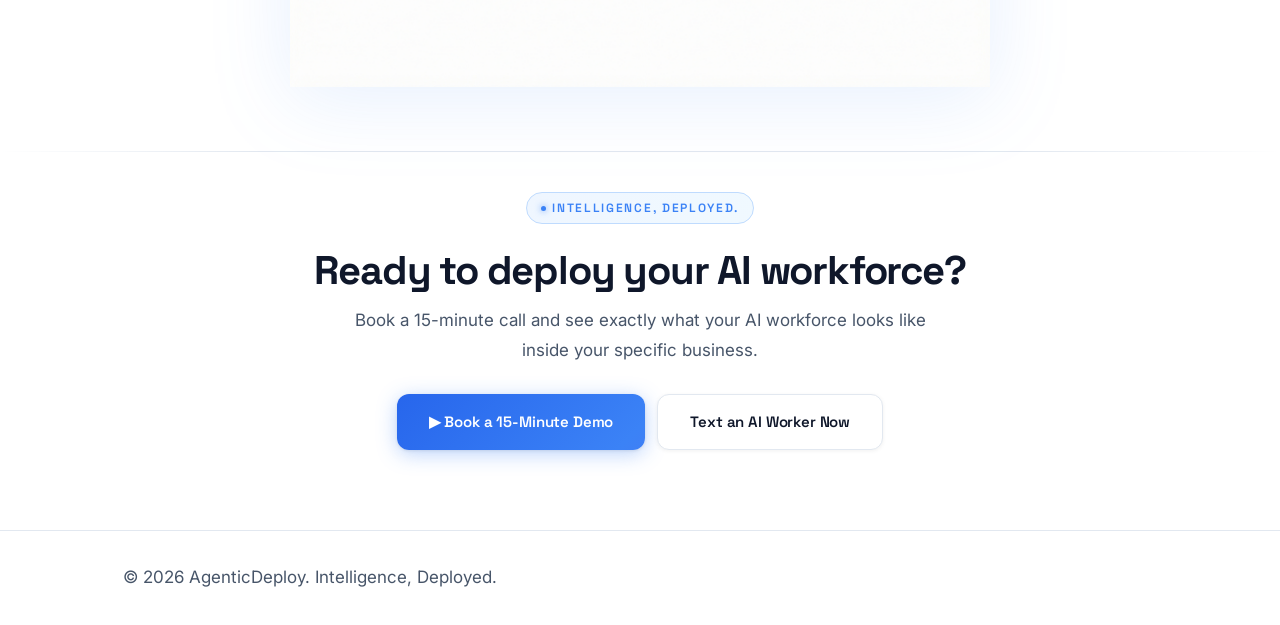
<file: page-e.html>
<!DOCTYPE html>
<html lang="en">
<head>
<meta charset="UTF-8">
<meta name="viewport" content="width=device-width, initial-scale=1.0, maximum-scale=1.0">
<meta name="robots" content="noindex, nofollow">
<title>AgenticDeploy — Deploy Your AI Workforce in 14 Days</title>
<link rel="preconnect" href="https://fonts.googleapis.com">
<link rel="preconnect" href="https://fonts.gstatic.com" crossorigin>
<link href="https://fonts.googleapis.com/css2?family=Space+Grotesk:wght@400;500;600;700;800&family=Inter:wght@400;500;600&display=swap" rel="stylesheet">
<style>
/* ===== RESET ===== */
*, *::before, *::after { margin: 0; padding: 0; box-sizing: border-box; }
html { scroll-behavior: smooth; overflow-x: hidden; width: 100%; }
body {
  font-family: 'Inter', system-ui, sans-serif;
  background: #FFFFFF;
  color: #0F172A;
  line-height: 1.7;
  -webkit-font-smoothing: antialiased;
  overflow-x: hidden;
  width: 100%;
  max-width: 100vw;
}

/* ===== TYPOGRAPHY ===== */
h1, h2, h3, h4 {
  font-family: 'Space Grotesk', system-ui, sans-serif;
  font-weight: 700;
  color: #0F172A;
  line-height: 1.15;
}
h1 { font-size: clamp(2.25rem, 5vw, 3.75rem); letter-spacing: -0.04em; }
h2 { font-size: clamp(1.625rem, 3.5vw, 2.5rem); letter-spacing: -0.03em; }
h3 { font-size: 1.125rem; letter-spacing: -0.01em; }
p  { font-size: 1.0625rem; color: #475569; max-width: 620px; line-height: 1.75; }

/* ===== LAYOUT ===== */
.container { max-width: 860px; margin: 0 auto; padding: 0 1.5rem; width: 100%; }
.section    { padding: 2.5rem 0; }

/* ===== STICKY NAV ===== */
.logo-bar {
  position: sticky;
  top: 0;
  z-index: 100;
  background: rgba(255,255,255,0.92);
  backdrop-filter: blur(24px);
  -webkit-backdrop-filter: blur(24px);
  border-bottom: 1px solid rgba(59,130,246,0.1);
  padding: 0.875rem 0;
  text-align: center;
  box-shadow: 0 1px 20px rgba(0,0,0,0.04);
}
.logo-bar img { height: 28px; width: auto; }

/* ===== TAGLINE PILL ===== */
.tagline {
  font-family: 'Space Grotesk', sans-serif;
  font-size: 0.75rem;
  font-weight: 600;
  letter-spacing: 0.14em;
  text-transform: uppercase;
  color: #3B82F6;
  background: linear-gradient(135deg, #EFF6FF, #F0F9FF);
  border: 1px solid #BFDBFE;
  border-radius: 100px;
  padding: 0.3rem 0.9rem;
  display: inline-flex;
  align-items: center;
  gap: 0.4rem;
  margin-bottom: 1rem;
}
.tagline::before {
  content: '';
  width: 5px; height: 5px;
  background: #3B82F6;
  border-radius: 50%;
  box-shadow: 0 0 6px rgba(59,130,246,0.8);
  animation: pulse-dot 2s ease-in-out infinite;
}
@keyframes pulse-dot {
  0%,100% { opacity:1; transform:scale(1); }
  50% { opacity:0.5; transform:scale(0.7); }
}

/* ===== HERO ===== */
.hero {
  padding: 4rem 0 2.5rem;
  text-align: center;
  position: relative;
  overflow: hidden;
}
.hero-bg-gradient {
  position: absolute;
  top: -60px; left: 50%;
  transform: translateX(-50%);
  width: 900px; height: 500px;
  background: radial-gradient(ellipse 60% 50% at 50% 0%, rgba(59,130,246,0.08) 0%, transparent 70%);
  pointer-events: none;
}
.hero h1 { margin: 0.75rem 0 1rem; position: relative; }
.hero h1 .highlight {
  background: linear-gradient(135deg, #3B82F6 0%, #6366F1 50%, #8B5CF6 100%);
  -webkit-background-clip: text;
  -webkit-text-fill-color: transparent;
  background-clip: text;
}
.hero .sub {
  font-size: 1.125rem;
  color: #475569;
  max-width: 560px;
  margin: 0 auto 2rem;
  line-height: 1.7;
}

/* ===== BUTTONS ===== */
.btn-group {
  display: flex;
  flex-wrap: wrap;
  justify-content: center;
  gap: 0.75rem;
  margin-bottom: 2rem;
}
.btn {
  display: inline-flex;
  align-items: center;
  justify-content: center;
  gap: 0.5rem;
  padding: 0.9rem 2rem;
  font-family: 'Space Grotesk', sans-serif;
  font-size: 0.9375rem;
  font-weight: 600;
  border-radius: 12px;
  text-decoration: none;
  cursor: pointer;
  transition: all 0.2s cubic-bezier(0.25,0.8,0.25,1);
  border: none;
  min-width: 200px;
  letter-spacing: -0.01em;
}
.btn-primary {
  background: linear-gradient(135deg, #2563EB, #3B82F6, #6366F1);
  background-size: 200% 200%;
  background-position: 0% 50%;
  color: #fff;
  box-shadow: 0 4px 20px rgba(59,130,246,0.35), 0 1px 3px rgba(0,0,0,0.1);
}
.btn-primary:hover {
  background-position: 100% 50%;
  box-shadow: 0 8px 32px rgba(59,130,246,0.5), 0 2px 6px rgba(0,0,0,0.1);
  transform: translateY(-2px);
}
.btn-secondary {
  background: #fff;
  color: #0F172A;
  border: 1.5px solid #E2E8F0;
  box-shadow: 0 1px 4px rgba(0,0,0,0.06);
}
.btn-secondary:hover {
  border-color: #3B82F6;
  color: #3B82F6;
  transform: translateY(-2px);
  box-shadow: 0 4px 16px rgba(59,130,246,0.12);
}

/* ===== PROOF STRIP ===== */
.proof-strip {
  display: flex;
  flex-wrap: wrap;
  justify-content: center;
  gap: 1.5rem;
}
.proof-item {
  font-size: 0.8125rem;
  font-weight: 500;
  color: #64748B;
  display: flex;
  align-items: center;
  gap: 0.45rem;
}
.proof-dot {
  width: 6px; height: 6px;
  background: #3B82F6;
  border-radius: 50%;
  flex-shrink: 0;
  box-shadow: 0 0 6px rgba(59,130,246,0.6);
}

/* ===== VISUAL BLOCK ===== */
.visual-block { margin: 1.5rem auto; max-width: 700px; }
.visual-block img {
  width: 100%;
  display: block;
  mix-blend-mode: multiply;
  filter: drop-shadow(0 12px 40px rgba(59,130,246,0.12));
  transition: transform 0.4s ease;
}
.visual-block img:hover { transform: scale(1.015); }
.visual-float img {
  animation: floatY 8s ease-in-out infinite;
}
@keyframes floatY {
  0%,100% { transform: translateY(0); }
  50% { transform: translateY(-10px); }
}

/* ===== COPY BLOCK ===== */
.copy-block p { margin-bottom: 1rem; }
.copy-block p:last-child { margin-bottom: 0; }

/* ===== PULL QUOTE ===== */
.pull-quote {
  font-family: 'Space Grotesk', sans-serif;
  font-size: 1.3125rem;
  font-weight: 600;
  color: #0F172A;
  line-height: 1.45;
  border-left: 3px solid #3B82F6;
  padding: 1.25rem 1.75rem;
  background: linear-gradient(135deg, #EFF6FF 0%, #F0F9FF 100%);
  border-radius: 0 16px 16px 0;
  margin: 1.25rem 0;
  position: relative;
}

/* ===== STATS GRID ===== */
.stats-grid {
  display: grid;
  grid-template-columns: repeat(3, 1fr);
  gap: 1rem;
  margin: 1.25rem 0;
}
.stat-card {
  background: #fff;
  border: 1.5px solid #E2E8F0;
  border-radius: 16px;
  padding: 1.5rem 1rem;
  text-align: center;
  transition: all 0.3s ease;
  cursor: default;
  position: relative;
  overflow: hidden;
}
.stat-card::before {
  content: '';
  position: absolute;
  top: 0; left: 0; right: 0;
  height: 2px;
  background: linear-gradient(90deg, transparent, #3B82F6, transparent);
  opacity: 0;
  transition: opacity 0.3s;
}
.stat-card:hover { border-color: #BFDBFE; transform: translateY(-3px); box-shadow: 0 8px 24px rgba(59,130,246,0.1); }
.stat-card:hover::before { opacity: 1; }
.stat-number {
  font-family: 'Space Grotesk', sans-serif;
  font-size: 2.25rem;
  font-weight: 800;
  background: linear-gradient(135deg, #3B82F6, #6366F1);
  -webkit-background-clip: text;
  -webkit-text-fill-color: transparent;
  background-clip: text;
  display: block;
  line-height: 1.2;
  margin-bottom: 0.4rem;
}
.stat-label { font-size: 0.8125rem; color: #64748B; line-height: 1.4; }

/* ===== SECTION DIVIDER ===== */
.section-divider {
  height: 1px;
  background: linear-gradient(90deg, transparent, #E2E8F0 20%, #E2E8F0 80%, transparent);
  margin: 0;
}

/* ===== HOW STEPS ===== */
.steps { margin: 1.25rem 0; display: flex; flex-direction: column; gap: 0.75rem; }
.step-card {
  display: flex;
  gap: 1.5rem;
  background: #fff;
  border: 1.5px solid #E2E8F0;
  border-radius: 16px;
  padding: 1.5rem;
  align-items: flex-start;
  transition: all 0.25s ease;
  position: relative;
  overflow: hidden;
}
.step-card::before {
  content: '';
  position: absolute;
  left: 0; top: 0; bottom: 0;
  width: 3px;
  background: linear-gradient(180deg, #3B82F6, #6366F1);
  opacity: 0;
  transition: opacity 0.3s;
  border-radius: 0 2px 2px 0;
}
.step-card:hover { border-color: #BFDBFE; background: #FAFEFF; box-shadow: 0 6px 20px rgba(59,130,246,0.08); }
.step-card:hover::before { opacity: 1; }
.step-num {
  font-family: 'Space Grotesk', sans-serif;
  font-size: 1.75rem;
  font-weight: 800;
  background: linear-gradient(135deg, #3B82F6, #6366F1);
  -webkit-background-clip: text;
  -webkit-text-fill-color: transparent;
  background-clip: text;
  flex-shrink: 0;
  width: 44px;
  line-height: 1.3;
}
.step-card h3 { color: #0F172A; margin-bottom: 0.3rem; font-size: 1.0625rem; }
.step-card p  { font-size: 0.9375rem; color: #64748B; max-width: none; }

/* ===== FEATURE GRID ===== */
.feature-grid {
  display: grid;
  grid-template-columns: 1fr 1fr;
  gap: 0.625rem;
  margin: 1.25rem 0;
}
.feature-card {
  background: #fff;
  border: 1.5px solid #E2E8F0;
  border-radius: 12px;
  padding: 1rem 1.125rem;
  display: flex;
  align-items: center;
  gap: 0.875rem;
  font-size: 0.9375rem;
  font-weight: 500;
  color: #475569;
  transition: all 0.2s ease;
  cursor: default;
}
.feature-card:hover {
  border-color: #BFDBFE;
  color: #1E40AF;
  background: #F8FBFF;
  transform: translateX(3px);
  box-shadow: 0 3px 12px rgba(59,130,246,0.08);
}
.feat-icon {
  font-size: 1.125rem;
  width: 38px; height: 38px;
  background: linear-gradient(135deg, #EFF6FF, #F0F9FF);
  border: 1px solid #BFDBFE;
  border-radius: 10px;
  display: flex; align-items: center; justify-content: center;
  flex-shrink: 0;
  transition: all 0.2s;
}
.feature-card:hover .feat-icon { background: linear-gradient(135deg, #DBEAFE, #EFF6FF); }

/* ===== COMPETITIVE TABLE ===== */
.compare-grid {
  display: grid;
  grid-template-columns: 1fr 1fr;
  gap: 0.875rem;
  margin: 1.25rem 0;
}
.compare-col {
  border-radius: 16px;
  padding: 1.5rem;
  border: 1.5px solid;
}
.compare-col.bad {
  background: #FFF8F8;
  border-color: #FED7D7;
}
.compare-col.good {
  background: linear-gradient(135deg, #EFF6FF, #F0F9FF);
  border-color: #BFDBFE;
}
.compare-col h3 { font-size: 0.9375rem; margin-bottom: 0.875rem; }
.compare-col.bad h3 { color: #991B1B; }
.compare-col.good h3 { color: #1E40AF; }
.compare-item { font-size: 0.875rem; color: #475569; padding: 0.35rem 0; display: flex; align-items: center; gap: 0.6rem; border-bottom: 1px solid rgba(0,0,0,0.04); }
.compare-item:last-child { border-bottom: none; }
.compare-item::before { font-size: 0.875rem; flex-shrink: 0; }
.bad .compare-item::before { content: '✕'; color: #EF4444; }
.good .compare-item::before { content: '✓'; color: #3B82F6; }

/* ===== PRICING ===== */
.pricing-card {
  background: #fff;
  border: 2px solid #BFDBFE;
  border-radius: 24px;
  padding: 2.5rem 2rem;
  text-align: center;
  margin: 1.25rem 0;
  position: relative;
  overflow: hidden;
  box-shadow: 0 8px 40px rgba(59,130,246,0.1), 0 2px 8px rgba(0,0,0,0.04);
}
.pricing-card::before {
  content: '';
  position: absolute;
  top: 0; left: 0; right: 0;
  height: 3px;
  background: linear-gradient(90deg, #3B82F6, #6366F1, #8B5CF6);
}
.pricing-card::after {
  content: '';
  position: absolute;
  top: -60px; left: 50%;
  transform: translateX(-50%);
  width: 300px; height: 200px;
  background: radial-gradient(ellipse, rgba(59,130,246,0.05) 0%, transparent 70%);
  pointer-events: none;
}
.price-main { font-family: 'Space Grotesk', sans-serif; font-size: 2.25rem; font-weight: 800; color: #0F172A; margin-bottom: 0.35rem; letter-spacing: -0.03em; }
.price-sub  { font-size: 1.0625rem; color: #475569; }
.price-note { font-size: 0.875rem; color: #64748B; margin-top: 0.75rem; line-height: 1.55; }

/* ===== TICKER / SOCIAL PROOF MARQUEE ===== */
.proof-ticker {
  background: linear-gradient(135deg, #F8FAFC, #EFF6FF);
  border-top: 1px solid #E2E8F0;
  border-bottom: 1px solid #E2E8F0;
  padding: 0.875rem 0;
  overflow: hidden;
  white-space: nowrap;
}
.ticker-inner {
  display: inline-flex;
  gap: 3rem;
  animation: ticker 28s linear infinite;
}
@keyframes ticker {
  0% { transform: translateX(0); }
  100% { transform: translateX(-50%); }
}
.ticker-item {
  font-family: 'Space Grotesk', sans-serif;
  font-size: 0.8125rem;
  font-weight: 600;
  color: #475569;
  display: inline-flex;
  align-items: center;
  gap: 0.5rem;
  letter-spacing: 0.01em;
}
.ticker-item span { color: #3B82F6; }

/* ===== FOOTER ===== */
footer {
  text-align: center;
  padding: 2rem 0;
  border-top: 1px solid #E2E8F0;
  color: #94A3B8;
  font-size: 0.8125rem;
}

/* ===== REVEAL ANIMATION (intersection observer) ===== */
.reveal-anim {
  opacity: 0;
  transform: translateY(24px);
  transition: opacity 0.6s cubic-bezier(0.25,0.8,0.25,1), transform 0.6s cubic-bezier(0.25,0.8,0.25,1);
}
.reveal-anim.visible { opacity: 1; transform: none; }
.reveal-anim.reveal-delay-1 { transition-delay: 0.1s; }
.reveal-anim.reveal-delay-2 { transition-delay: 0.2s; }
.reveal-anim.reveal-delay-3 { transition-delay: 0.3s; }

/* ===== RESPONSIVE ===== */
@media (max-width: 640px) {
  .section { padding: 1.75rem 0; }
  .stats-grid { grid-template-columns: 1fr; }
  .feature-grid { grid-template-columns: 1fr; }
  .compare-grid { grid-template-columns: 1fr; }
  .step-card { flex-direction: column; gap: 0.5rem; }
  .pull-quote { font-size: 1.125rem; }
  .btn { min-width: 160px; }
}
</style>
</head>
<body>

<!-- STICKY NAV -->
<header class="logo-bar">
  <img src="images/agenticdeploy-logo-dark.png" alt="AgenticDeploy">
</header>

<!-- SOCIAL PROOF TICKER -->
<div class="proof-ticker">
  <div class="ticker-inner">
    <span class="ticker-item">🏢 McKinsey deployed <span>25,000+</span> AI workers</span>
    <span class="ticker-item">⚡ Nvidia targeting <span>100:1</span> AI-to-human ratio</span>
    <span class="ticker-item">📊 <span>62%</span> of organizations deploying AI workforces now</span>
    <span class="ticker-item">🚀 Deploy your AI workforce in <span>14 days</span></span>
    <span class="ticker-item">💰 Replace <span>$30K/mo</span> in overhead for $997/mo</span>
    <span class="ticker-item">🔵 Intelligence, Deployed.</span>
    <!-- duplicate for seamless loop -->
    <span class="ticker-item">🏢 McKinsey deployed <span>25,000+</span> AI workers</span>
    <span class="ticker-item">⚡ Nvidia targeting <span>100:1</span> AI-to-human ratio</span>
    <span class="ticker-item">📊 <span>62%</span> of organizations deploying AI workforces now</span>
    <span class="ticker-item">🚀 Deploy your AI workforce in <span>14 days</span></span>
    <span class="ticker-item">💰 Replace <span>$30K/mo</span> in overhead for $997/mo</span>
    <span class="ticker-item">🔵 Intelligence, Deployed.</span>
  </div>
</div>

<!-- HERO -->
<section class="hero">
  <div class="hero-bg-gradient"></div>
  <div class="container">
    <span class="tagline">Intelligence, Deployed.</span>
    <h1>Deploy Your <span class="highlight">AI Workforce</span><br>in 14 Days.</h1>
    <p class="sub">Custom-built AI workers that handle your marketing, content, operations, and follow-up — while you focus on what actually grows the business.</p>
    <div class="btn-group">
      <a href="#book" class="btn btn-primary">&#9654; Book a 15-Minute Demo</a>
      <a href="#text" class="btn btn-secondary">Text an AI Worker Now</a>
    </div>
    <div class="proof-strip">
      <span class="proof-item"><span class="proof-dot"></span> 14-day deployment</span>
      <span class="proof-item"><span class="proof-dot"></span> Custom-built for your business</span>
      <span class="proof-item"><span class="proof-dot"></span> Works 24/7</span>
    </div>
  </div>
</section>

<!-- HERO VISUAL -->
<section class="section" style="padding-top:0; padding-bottom:1.5rem;">
  <div class="container">
    <div class="visual-block visual-float reveal-anim">
      <img src="images/page-e/hero-deploy-timeline-v2.png" alt="AI Workforce deployment timeline">
    </div>
  </div>
</section>

<div class="section-divider"></div>

<!-- PROBLEM -->
<section class="section">
  <div class="container">
    <div class="copy-block reveal-anim">
      <h2>You have a real business. Real revenue. Real customers.</h2>
      <p style="margin-top:1rem;">But you're doing too much of the work yourself.</p>
      <p>Every time you try to scale, it means more people, more overhead, and more of your personal time. The ceiling keeps moving — and it always moves with you.</p>
      <p>You didn't build this business to become its most overworked employee. But somewhere along the way, that's exactly what happened.</p>
    </div>
  </div>
</section>

<div class="section-divider"></div>

<!-- AGITATE -->
<section class="section">
  <div class="container">
    <div class="pull-quote reveal-anim">"Every hire grows your revenue and compresses your margin. Every task you delegate still runs through you. The bottleneck is always the same person."</div>
    <div class="copy-block reveal-anim">
      <p>You've tried hiring. You've tried automation tools. You've tried doing more with less.</p>
      <p>None of it changed the fundamental problem: your business depends on you being in the middle of everything.</p>
      <p>McKinsey has deployed 25,000 AI workers alongside 40,000 human employees. Nvidia is targeting 100 AI workers for every human on their team. 62% of organizations are actively deploying AI workforces right now.</p>
      <p>This isn't the future. This is what the most competitive companies on earth are doing today.</p>
    </div>
  </div>
</section>

<div class="section-divider"></div>

<!-- STATS + VISUAL -->
<section class="section">
  <div class="container">
    <div class="visual-block visual-float reveal-anim">
      <img src="images/page-e/enterprise-adoption.png" alt="Enterprise AI workforce adoption">
    </div>
    <div class="stats-grid">
      <div class="stat-card reveal reveal-delay-1">
        <span class="stat-number" data-count="25000" data-suffix="+">25,000+</span>
        <span class="stat-label">AI workers deployed at McKinsey</span>
      </div>
      <div class="stat-card reveal reveal-delay-2">
        <span class="stat-number">100:1</span>
        <span class="stat-label">Nvidia's AI-to-human target ratio</span>
      </div>
      <div class="stat-card reveal reveal-delay-3">
        <span class="stat-number">62%</span>
        <span class="stat-label">of orgs actively deploying AI workers</span>
      </div>
    </div>
  </div>
</section>

<div class="section-divider"></div>

<!-- MECHANISM -->
<section class="section">
  <div class="container">
    <span class="tagline">What You Get</span>
    <h2 class="reveal-anim" style="margin-top:0.5rem; margin-bottom:1rem;">A complete AI workforce. Built for your business. Deployed in 14 days.</h2>
    <div class="copy-block reveal-anim">
      <p>AgenticDeploy doesn't sell you software. We deploy a team.</p>
      <p>A Chief of Staff AI worker coordinates your entire operation. Under it, specialized workers handle marketing, content, operations, customer communication, follow-up, and reporting.</p>
      <p>They work in your voice. On your schedule. With your tools. 24 hours a day, 7 days a week.</p>
    </div>
    <div class="visual-block visual-float reveal-anim">
      <img src="images/page-e/workforce-org-chart.png" alt="AI Workforce org chart">
    </div>
  </div>
</section>

<div class="section-divider"></div>

<!-- HOW IT WORKS -->
<section class="section">
  <div class="container">
    <span class="tagline">How It Works</span>
    <h2 class="reveal-anim" style="margin-top:0.5rem; margin-bottom:1.25rem;">Three steps. 14 days. Your workforce is live.</h2>
    <div class="steps">
      <div class="step-card reveal reveal-delay-1">
        <span class="step-num">01</span>
        <div>
          <h3>Discovery Call</h3>
          <p>We learn your business, your workflows, your pain points. We identify where AI workers will have the highest impact.</p>
        </div>
      </div>
      <div class="step-card reveal reveal-delay-2">
        <span class="step-num">02</span>
        <div>
          <h3>Custom Build</h3>
          <p>We build your AI workforce from scratch. Custom workers trained on your voice, your processes, your tools. No templates. No generic bots.</p>
        </div>
      </div>
      <div class="step-card reveal reveal-delay-3">
        <span class="step-num">03</span>
        <div>
          <h3>Deploy &amp; Optimize</h3>
          <p>Your workforce goes live. We monitor performance, optimize workflows, and expand capabilities as your business grows.</p>
        </div>
      </div>
    </div>
  </div>
</section>

<div class="section-divider"></div>

<!-- THE MATH -->
<section class="section">
  <div class="container">
    <span class="tagline">The Math</span>
    <h2 class="reveal-anim" style="margin-top:0.5rem; margin-bottom:1rem;">You're spending $15K–$30K/month on work AI workers handle for $997.</h2>
    <div class="copy-block reveal-anim">
      <p>Add up what you're spending on team members, VAs, contractors, and agencies doing operational and administrative work.</p>
      <p>Now imagine replacing 70% of that output with AI workers that work 24/7, never drop the ball, and cost a fraction of what you're paying.</p>
      <p>Not a pitch. The math.</p>
    </div>
    <div class="compare-grid">
      <div class="compare-col bad reveal reveal-delay-1">
        <h3>Traditional Staffing</h3>
        <div class="compare-item">$8,000–$15,000/mo marketing team</div>
        <div class="compare-item">$5,000–$10,000/mo ops &amp; admin</div>
        <div class="compare-item">$3,000–$6,000/mo content team</div>
        <div class="compare-item">Works 40 hrs/week, needs management</div>
        <div class="compare-item">Turnover, sick days, performance variance</div>
      </div>
      <div class="compare-col good reveal reveal-delay-2">
        <h3>Your AI Workforce</h3>
        <div class="compare-item">$5,000 one-time deployment</div>
        <div class="compare-item">$997/mo total management</div>
        <div class="compare-item">Works 168 hrs/week, 24/7</div>
        <div class="compare-item">Responds in seconds, never drops ball</div>
        <div class="compare-item">Scales instantly, no overhead</div>
      </div>
    </div>
    <div class="visual-block visual-float reveal-anim">
      <img src="images/page-e/cost-comparison.png" alt="Traditional staffing vs AI workforce cost">
    </div>
  </div>
</section>

<div class="section-divider"></div>

<!-- FEATURES -->
<section class="section">
  <div class="container">
    <span class="tagline">What Your AI Workforce Handles</span>
    <h2 class="reveal-anim" style="margin-top:0.5rem; margin-bottom:1.25rem;">Everything that's eating your day.</h2>
    <div class="feature-grid">
      <div class="feature-card reveal reveal-delay-1"><span class="feat-icon">⚡</span> Lead response &amp; follow-up within 60 seconds, 24/7</div>
      <div class="feature-card reveal reveal-delay-1"><span class="feat-icon">📧</span> Email sequences, nurture campaigns &amp; reactivation</div>
      <div class="feature-card reveal reveal-delay-2"><span class="feat-icon">🎯</span> Content repurposing across every platform</div>
      <div class="feature-card reveal reveal-delay-2"><span class="feat-icon">🤝</span> Client onboarding, check-ins &amp; support</div>
      <div class="feature-card reveal reveal-delay-1"><span class="feat-icon">📅</span> Appointment scheduling &amp; reminders</div>
      <div class="feature-card reveal reveal-delay-1"><span class="feat-icon">⭐</span> Review monitoring &amp; reputation management</div>
      <div class="feature-card reveal reveal-delay-2"><span class="feat-icon">📊</span> Weekly reporting &amp; performance dashboards</div>
      <div class="feature-card reveal reveal-delay-2"><span class="feat-icon">💬</span> Customer communication in your voice</div>
      <div class="feature-card reveal reveal-delay-3"><span class="feat-icon">📄</span> Proposal generation &amp; document creation</div>
      <div class="feature-card reveal reveal-delay-3"><span class="feat-icon">🔄</span> Workflow coordination across your entire team</div>
    </div>
  </div>
</section>

<div class="section-divider"></div>

<!-- COMPETITIVE ADVANTAGE -->
<section class="section">
  <div class="container">
    <div class="copy-block reveal-anim">
      <h2>The window for early AI workforce deployment is open. For now.</h2>
      <p style="margin-top:1rem;">There's a moment in every major technology shift when early movers build advantages that become permanent.</p>
      <p>We're in that moment right now. Not next year. Now.</p>
      <p>The businesses deploying AI workforces in the next 12 months will build operational advantages that late movers can't close.</p>
    </div>
    <div class="visual-block visual-float reveal-anim">
      <img src="images/page-d/competitive-advantage.png" alt="AI-powered businesses pulling ahead">
    </div>
  </div>
</section>

<div class="section-divider"></div>

<!-- PRICING -->
<section class="section">
  <div class="container">
    <div class="pricing-card reveal-anim">
      <span class="tagline">Investment</span>
      <div class="price-main" style="margin-top:0.75rem;">$5,000 one-time deployment</div>
      <div class="price-sub">+ $997/month ongoing management &amp; optimization</div>
      <div class="price-note">Your AI workforce is custom-built, deployed in 14 days, and managed continuously.<br>No long-term contract. No per-seat pricing. One team, one price.</div>
      <div class="btn-group" style="margin-top:1.75rem; margin-bottom:0;">
        <a href="#book" class="btn btn-primary">&#9654; Book a 15-Minute Demo</a>
        <a href="#text" class="btn btn-secondary">Text an AI Worker Now</a>
      </div>
    </div>
  </div>
</section>

<div class="section-divider"></div>

<!-- CLIENT JOURNEY -->
<section class="section">
  <div class="container">
    <span class="tagline">After Deployment</span>
    <h2 class="reveal-anim" style="margin-top:0.5rem; margin-bottom:1rem;">Your AI workforce gets better every week.</h2>
    <div class="copy-block reveal-anim">
      <p>This isn't a set-it-and-forget-it tool. Your workforce is actively managed, optimized, and expanded as your business grows.</p>
      <p>New capabilities. Better performance. More capacity. Every month.</p>
    </div>
    <div class="visual-block visual-float reveal-anim">
      <img src="images/page-b/client-journey.png" alt="Ongoing optimization journey">
    </div>
  </div>
</section>

<div class="section-divider"></div>

<!-- FINAL CTA -->
<section class="section" style="text-align:center; padding-bottom:3rem;">
  <div class="container">
    <span class="tagline">Intelligence, Deployed.</span>
    <h2 class="reveal-anim" style="margin-top:0.5rem; margin-bottom:0.75rem;">Ready to deploy your AI workforce?</h2>
    <p class="reveal-anim" style="margin: 0 auto 1.75rem; text-align:center;">Book a 15-minute call and see exactly what your AI workforce looks like inside your specific business.</p>
    <div class="btn-group reveal-anim">
      <a href="#book" class="btn btn-primary">&#9654; Book a 15-Minute Demo</a>
      <a href="#text" class="btn btn-secondary">Text an AI Worker Now</a>
    </div>
  </div>
</section>

<footer>
  <p>&copy; 2026 AgenticDeploy. Intelligence, Deployed.</p>
</footer>

<script>
// ===== INTERSECTION OBSERVER REVEAL =====
const revealEls = document.querySelectorAll('.reveal-anim');
const obs = new IntersectionObserver((entries) => {
  entries.forEach(e => {
    if (e.isIntersecting) {
      e.target.classList.add('visible');
      obs.unobserve(e.target);
    }
  });
}, { threshold: 0.12, rootMargin: '0px 0px -40px 0px' });
revealEls.forEach(el => obs.observe(el));

// ===== COUNTER ANIMATION =====
document.querySelectorAll('.stat-number[data-count]').forEach(el => {
  const target = parseInt(el.dataset.count);
  const suffix = el.dataset.suffix || '';
  let done = false;
  const cObs = new IntersectionObserver(entries => {
    entries.forEach(e => {
      if (e.isIntersecting && !done) {
        done = true;
        const t0 = Date.now(), dur = 1600;
        const tick = () => {
          const p = Math.min((Date.now()-t0)/dur, 1);
          const v = 1-Math.pow(1-p,3);
          el.textContent = Math.round(target*v).toLocaleString() + suffix;
          if (p < 1) requestAnimationFrame(tick);
        };
        tick();
        cObs.unobserve(el);
      }
    });
  }, { threshold: 0.5 });
  cObs.observe(el);
});
</script>
</body>
</html>
</file>
<file: css/shared.css>
/* AgenticDeploy Shared Styles — Brand Spec */
@import url('https://fonts.googleapis.com/css2?family=Space+Grotesk:wght@400;500;600;700&family=Inter:wght@400;500;600&display=swap');

:root {
  --white: #FFFFFF;
  --near-black: #0F172A;
  --secondary: #475569;
  --accent: #3B82F6;
  --accent-hover: #2563EB;
  --accent-light: #EFF6FF;
  --accent-glow: rgba(59, 130, 246, 0.15);
  --border: #E2E8F0;
  --bg-subtle: #F8FAFC;
  --font-heading: 'Space Grotesk', system-ui, sans-serif;
  --font-body: 'Inter', system-ui, sans-serif;
}

* { margin: 0; padding: 0; box-sizing: border-box; }

html { scroll-behavior: smooth; font-size: 16px; }

body {
  font-family: var(--font-body);
  background: var(--white);
  color: var(--near-black);
  line-height: 1.7;
  -webkit-font-smoothing: antialiased;
  overflow-x: hidden;
}

/* Typography */
h1, h2, h3, h4, h5 { font-family: var(--font-heading); font-weight: 700; line-height: 1.2; }
h1 { font-size: clamp(2.25rem, 5vw, 3.5rem); letter-spacing: -0.02em; }
h2 { font-size: clamp(1.75rem, 3.5vw, 2.5rem); letter-spacing: -0.01em; }
h3 { font-size: clamp(1.25rem, 2.5vw, 1.75rem); }
p { font-size: 1.125rem; color: var(--secondary); max-width: 680px; }

/* Layout */
.container { max-width: 800px; margin: 0 auto; padding: 0 1.5rem; }
.section { padding: 5rem 0; }
.section-alt { background: var(--bg-subtle); }

/* Hero */
.hero {
  padding: 6rem 0 4rem;
  text-align: center;
}
.hero h1 { margin-bottom: 1.5rem; }
.hero .subheadline {
  font-size: 1.25rem;
  color: var(--secondary);
  max-width: 640px;
  margin: 0 auto 2.5rem;
  line-height: 1.6;
}

/* Tagline */
.tagline {
  font-family: var(--font-heading);
  font-size: 0.875rem;
  font-weight: 600;
  letter-spacing: 0.1em;
  text-transform: uppercase;
  color: var(--accent);
  margin-bottom: 1rem;
  display: block;
}

/* CTA Buttons */
.cta-group {
  display: flex;
  flex-direction: column;
  align-items: center;
  gap: 1rem;
  margin: 2.5rem 0;
}
@media (min-width: 640px) {
  .cta-group { flex-direction: row; justify-content: center; }
}

.btn {
  display: inline-flex;
  align-items: center;
  justify-content: center;
  padding: 1rem 2rem;
  font-family: var(--font-heading);
  font-size: 1.0625rem;
  font-weight: 600;
  border-radius: 8px;
  text-decoration: none;
  transition: all 0.2s ease;
  cursor: pointer;
  border: none;
  min-width: 240px;
}
.btn-primary {
  background: var(--accent);
  color: var(--white);
  box-shadow: 0 4px 14px rgba(59, 130, 246, 0.3);
}
.btn-primary:hover {
  background: var(--accent-hover);
  box-shadow: 0 6px 20px rgba(59, 130, 246, 0.4);
  transform: translateY(-1px);
}
.btn-secondary {
  background: var(--white);
  color: var(--near-black);
  border: 2px solid var(--border);
}
.btn-secondary:hover {
  border-color: var(--accent);
  color: var(--accent);
  transform: translateY(-1px);
}

/* Visual sections */
.visual-block {
  margin: 3rem auto;
  max-width: 700px;
}
.visual-block img {
  width: 100%;
  border-radius: 12px;
  display: block;
}

/* Copy blocks — Perry Belcher style */
.copy-block {
  margin-bottom: 2rem;
}
.copy-block p {
  margin-bottom: 1.25rem;
}
.copy-block p:last-child { margin-bottom: 0; }

/* Pull quotes */
.pull-quote {
  font-family: var(--font-heading);
  font-size: 1.5rem;
  font-weight: 600;
  color: var(--near-black);
  text-align: center;
  padding: 2.5rem 1rem;
  margin: 3rem 0;
  border-top: 2px solid var(--accent);
  border-bottom: 2px solid var(--accent);
  line-height: 1.4;
  max-width: 100%;
}

/* Stats row */
.stats-row {
  display: grid;
  grid-template-columns: repeat(auto-fit, minmax(200px, 1fr));
  gap: 2rem;
  margin: 3rem 0;
  text-align: center;
}
.stat { padding: 1.5rem; }
.stat-number {
  font-family: var(--font-heading);
  font-size: 2.5rem;
  font-weight: 700;
  color: var(--accent);
  display: block;
  margin-bottom: 0.25rem;
}
.stat-label {
  font-size: 0.9375rem;
  color: var(--secondary);
}

/* Feature list */
.feature-list {
  list-style: none;
  margin: 2rem 0;
}
.feature-list li {
  padding: 0.75rem 0 0.75rem 2rem;
  position: relative;
  font-size: 1.0625rem;
  color: var(--secondary);
  border-bottom: 1px solid var(--border);
}
.feature-list li:last-child { border-bottom: none; }
.feature-list li::before {
  content: '';
  position: absolute;
  left: 0;
  top: 1rem;
  width: 8px;
  height: 8px;
  background: var(--accent);
  border-radius: 50%;
}

/* Pricing block */
.pricing-block {
  background: var(--bg-subtle);
  border: 2px solid var(--border);
  border-radius: 16px;
  padding: 3rem 2rem;
  text-align: center;
  margin: 3rem 0;
}
.pricing-block .price-main {
  font-family: var(--font-heading);
  font-size: 2rem;
  font-weight: 700;
  color: var(--near-black);
  margin-bottom: 0.5rem;
}
.pricing-block .price-sub {
  font-size: 1.125rem;
  color: var(--secondary);
  margin-bottom: 0.25rem;
}
.pricing-block .price-note {
  font-size: 0.9375rem;
  color: var(--secondary);
  opacity: 0.7;
}

/* Divider */
.divider {
  width: 60px;
  height: 3px;
  background: var(--accent);
  margin: 3rem auto;
  border-radius: 2px;
}

/* Footer */
.footer {
  padding: 3rem 0;
  text-align: center;
  border-top: 1px solid var(--border);
}
.footer p {
  margin: 0 auto;
  font-size: 0.875rem;
  color: var(--secondary);
  opacity: 0.6;
}

/* Scroll animations */
.fade-in {
  opacity: 0;
  transform: translateY(24px);
  transition: opacity 0.6s ease, transform 0.6s ease;
}
.fade-in.visible {
  opacity: 1;
  transform: translateY(0);
}
.fade-in-delay { transition-delay: 0.15s; }
.fade-in-delay-2 { transition-delay: 0.3s; }

/* Responsive */
@media (max-width: 768px) {
  .section { padding: 3.5rem 0; }
  .hero { padding: 4rem 0 3rem; }
  .pull-quote { font-size: 1.25rem; padding: 2rem 0.5rem; }
  .stats-row { gap: 1rem; }
  .pricing-block { padding: 2rem 1.5rem; }
}

/* noindex */
</file>
